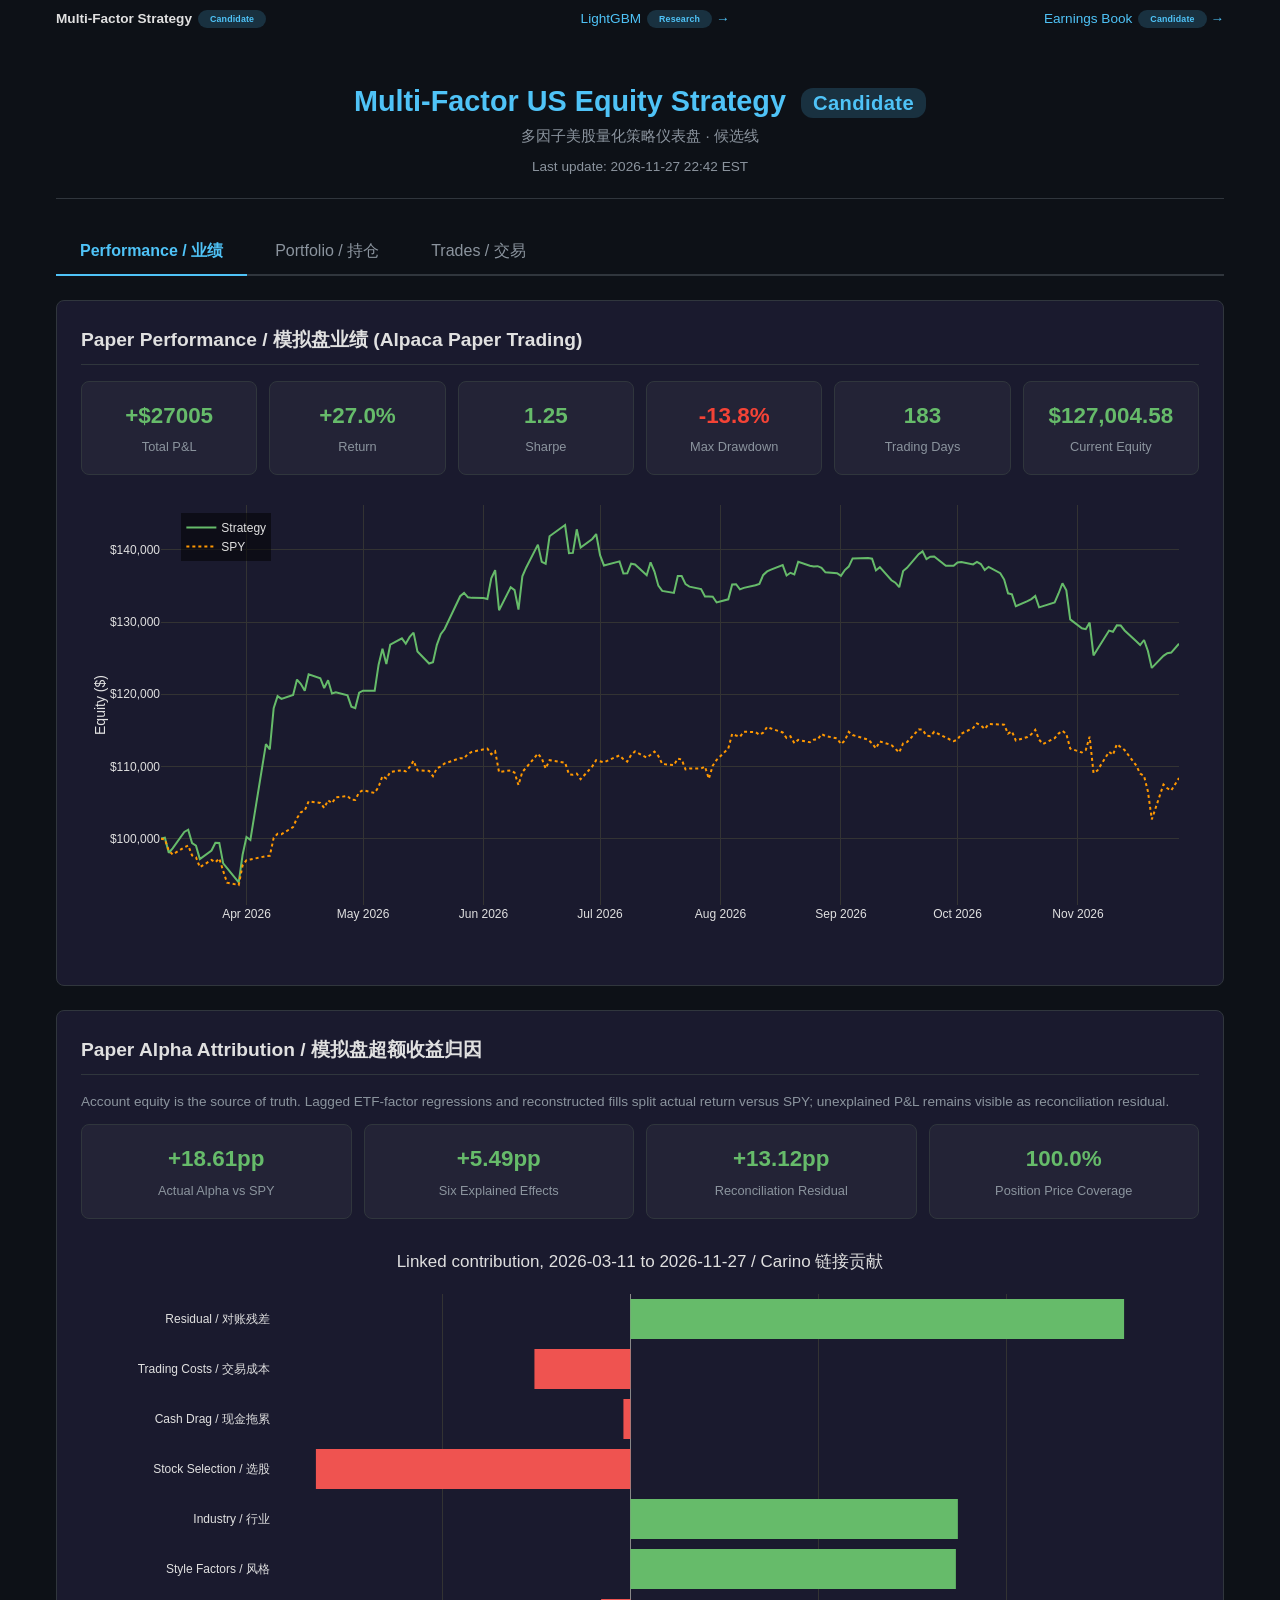
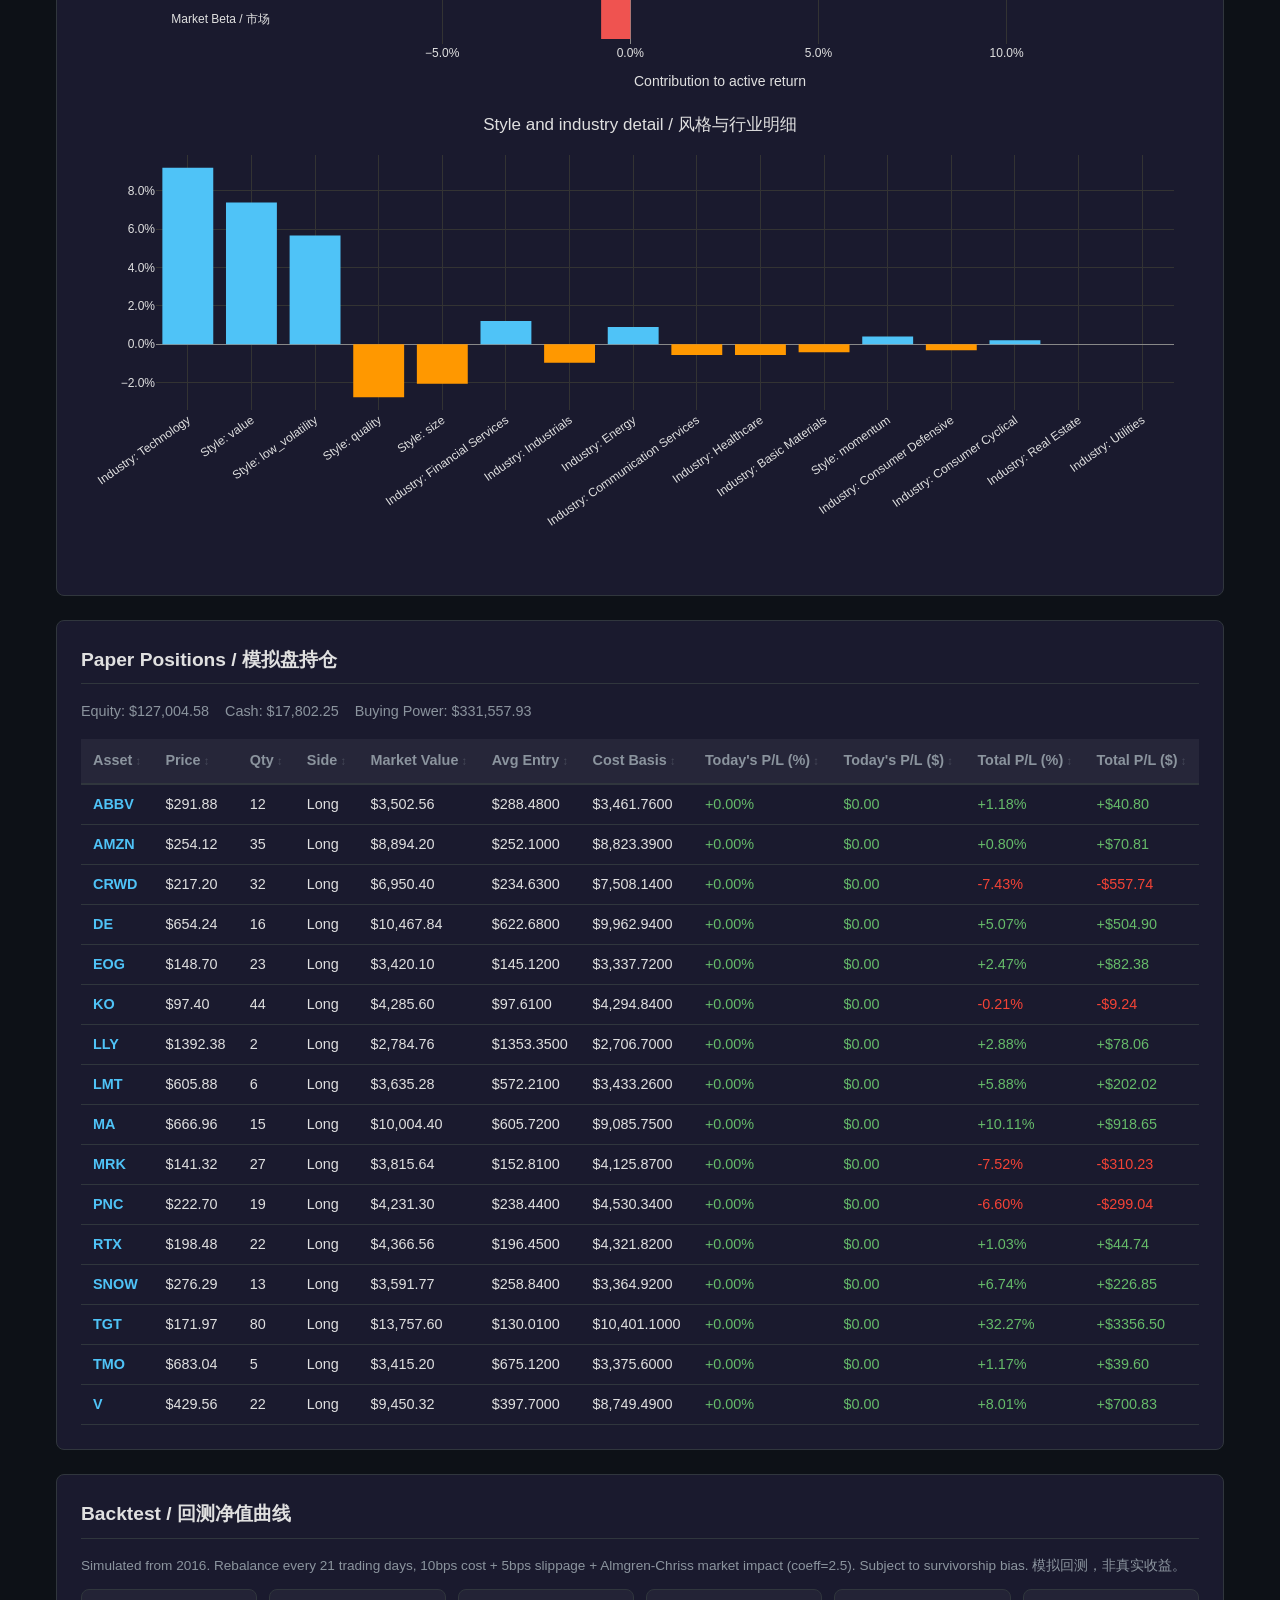
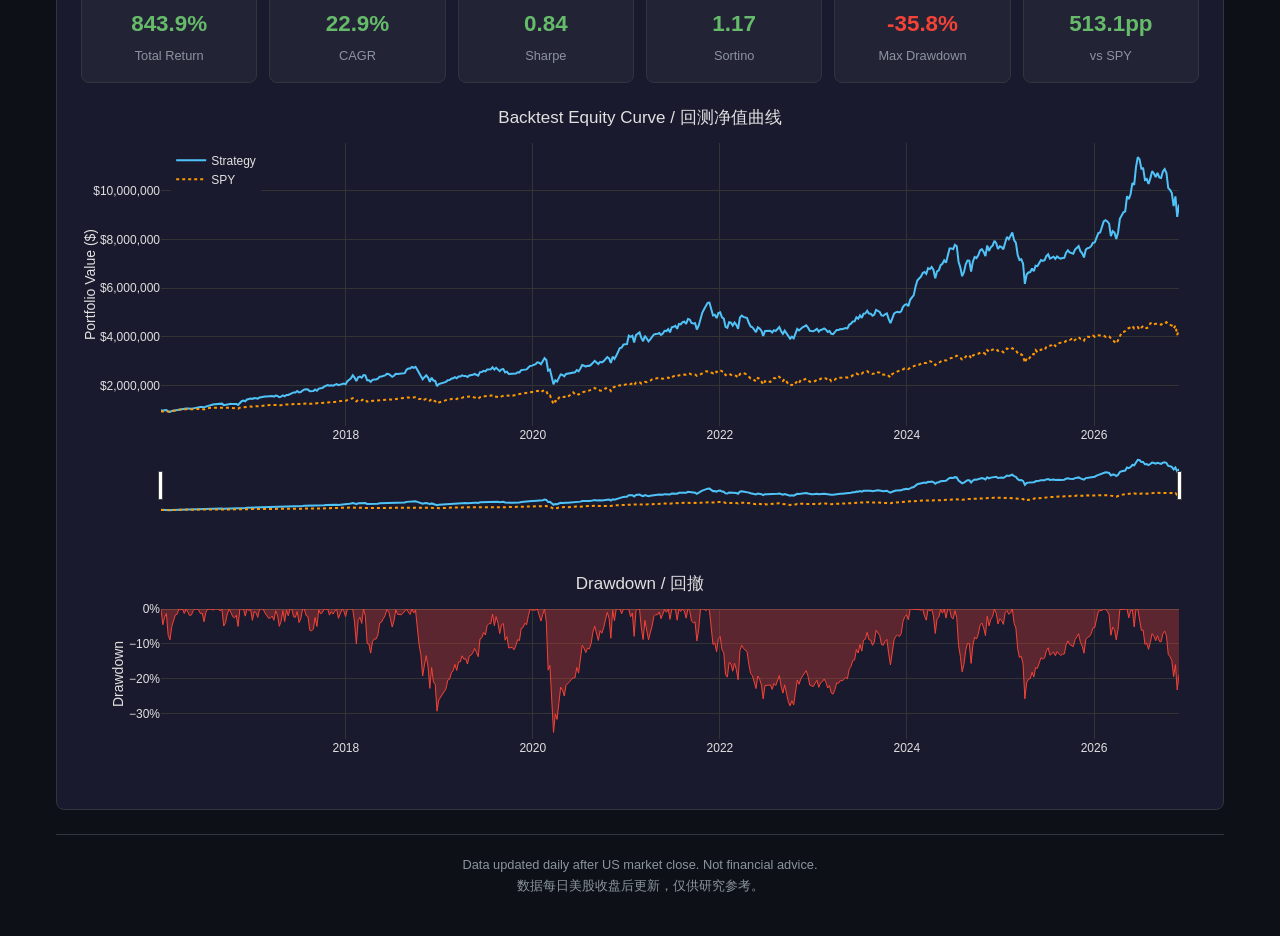
<file: index.html>
<!DOCTYPE html>
<html lang="zh-CN">
<head>
  <meta charset="UTF-8">
  <meta name="viewport" content="width=device-width, initial-scale=1.0">
  <title>Multi-Factor Quant Dashboard</title>
  <script src="https://cdn.plot.ly/plotly-2.27.0.min.js"></script>
  <link rel="stylesheet" href="style.css">
</head>
<body>
  <nav class="strategy-nav">
    <span class="strategy-nav-current">Multi-Factor Strategy <span class="badge badge-role">Candidate</span></span>
    <a href="lgbm/">LightGBM <span class="badge badge-role">Research</span> &rarr;</a>
    <a href="earnings/">Earnings Book <span class="badge badge-role">Candidate</span> &rarr;</a>
  </nav>

  <header>
    <h1>Multi-Factor US Equity Strategy <span class="badge badge-role">Candidate</span></h1>
    <p class="subtitle">多因子美股量化策略仪表盘 · 候选线</p>
    <p id="last-update" class="meta"></p>
  </header>

  <!-- Tab Navigation -->
  <nav class="tabs">
    <button class="tab active" data-tab="tab-performance">Performance / 业绩</button>
    <button class="tab" data-tab="tab-portfolio">Portfolio / 持仓</button>
    <button class="tab" data-tab="tab-trades">Trades / 交易</button>
  </nav>

  <main>
    <!-- TAB 1: Performance (Actual + Backtest) -->
    <div id="tab-performance" class="tab-content active">
      <section id="actual-performance" style="display:none">
        <h2>Paper Performance / 模拟盘业绩 (Alpaca Paper Trading)</h2>
        <div id="actual-metrics" class="cards"></div>
        <div id="actual-chart" class="chart"></div>
      </section>

      <section id="attribution-section" style="display:none">
        <h2>Paper Alpha Attribution / 模拟盘超额收益归因</h2>
        <p class="meta" style="margin-bottom:12px">Account equity is the source of truth. Lagged ETF-factor regressions and reconstructed fills split actual return versus SPY; unexplained P&amp;L remains visible as reconciliation residual.</p>
        <div id="attribution-metrics" class="cards"></div>
        <div id="attribution-chart" class="chart"></div>
        <div id="attribution-detail-chart" class="chart"></div>
      </section>

      <section id="live-positions-section" style="display:none">
        <h2>Paper Positions / 模拟盘持仓</h2>
        <div id="live-account-info" class="info-bar"></div>
        <div class="table-wrap">
          <table id="live-positions-table">
            <thead>
              <tr>
                <th>Asset</th><th>Price</th><th>Qty</th><th>Side</th>
                <th>Market Value</th><th>Avg Entry</th><th>Cost Basis</th>
                <th>Today's P/L (%)</th><th>Today's P/L ($)</th><th>Total P/L (%)</th><th>Total P/L ($)</th>
              </tr>
            </thead>
            <tbody></tbody>
          </table>
        </div>
      </section>

      <section id="performance">
        <h2>Backtest / 回测净值曲线</h2>
        <p class="meta" style="margin-bottom:12px">Simulated from 2016. Rebalance every 21 trading days, 10bps cost + 5bps slippage + Almgren-Chriss market impact (coeff=2.5). Subject to survivorship bias. 模拟回测，非真实收益。</p>
        <div id="metrics-cards" class="cards"></div>
        <div id="equity-chart" class="chart"></div>
        <div id="drawdown-chart" class="chart chart-small"></div>
      </section>
    </div>

    <!-- TAB 2: Portfolio (Holdings + Factors) -->
    <div id="tab-portfolio" class="tab-content">
      <section id="portfolio">
        <h2>Current Holdings / 当前持仓推荐</h2>
        <div class="info-bar">
          <span id="regime-badge" class="badge"></span>
          <span id="invested-pct" class="stat"></span>
          <span id="cash-pct" class="stat"></span>
        </div>
        <div class="table-wrap">
          <table id="portfolio-table">
            <thead>
              <tr>
                <th>Symbol</th>
                <th>Weight</th>
                <th>Target $</th>
                <th>Shares</th>
                <th>Price</th>
                <th>Alpha Score</th>
              </tr>
            </thead>
            <tbody></tbody>
          </table>
        </div>
      </section>

      <section id="factors">
        <h2>Factor Scores / 因子分数明细</h2>
        <div id="factor-heatmap" class="chart"></div>
      </section>
    </div>

    <!-- TAB 3: Trades -->
    <div id="tab-trades" class="tab-content">
      <section id="trades">
        <h2>Trade History / 交易记录</h2>
        <p class="meta" style="margin-bottom:12px">Most recent first / 最新交易在上方</p>
        <div id="trade-list"></div>
      </section>
    </div>
  </main>

  <footer>
    <p>Data updated daily after US market close. Not financial advice.<br>
    数据每日美股收盘后更新，仅供研究参考。</p>
  </footer>

  <script>
    const FACTOR_LABELS = {
      momentum: '动量 Momentum',
      high_proximity: '52周新高 High Prox.',
      short_term_reversal: '短期反转 Reversal',
      vol_contraction: '波动收缩 Vol Contr.',
      trend_persistence: '趋势持续 Trend Persist.',
    };

    function symLink(symbol) {
      return `<a href="https://finance.yahoo.com/quote/${symbol}" target="_blank" rel="noopener">${symbol}</a>`;
    }

    const REGIME_LABELS = {
      low_vol: { text: 'Low Vol / 低波动', cls: 'badge-green' },
      normal: { text: 'Normal / 正常', cls: 'badge-yellow' },
      high_vol: { text: 'High Vol / 高波动', cls: 'badge-red' },
    };

    // Tab switching
    document.querySelectorAll('.tab').forEach(btn => {
      btn.addEventListener('click', () => {
        document.querySelectorAll('.tab').forEach(b => b.classList.remove('active'));
        document.querySelectorAll('.tab-content').forEach(c => c.classList.remove('active'));
        btn.classList.add('active');
        document.getElementById(btn.dataset.tab).classList.add('active');
        // Trigger Plotly resize for charts that were hidden
        window.dispatchEvent(new Event('resize'));
      });
    });

    Promise.all([
      fetch('data/portfolio.json').then(r => r.json()),
      fetch('data/backtest.json').then(r => r.json()),
      fetch('data/factors.json').then(r => r.json()),
      fetch('data/trades.json').then(r => r.json()),
      fetch('data/attribution.json').then(r => r.ok ? r.json() : null).catch(() => null),
    ]).then(([portfolio, backtest, factors, trades, attribution]) => {
      renderPortfolio(portfolio);
      renderFactors(factors);
      renderActualPerformance(trades);
      renderAttribution(attribution);
      renderLivePositions(trades);
      renderPerformance(backtest);
      renderTrades(trades);
    }).catch(err => {
      document.querySelector('main').innerHTML =
        `<p class="error">Failed to load data. Run <code>python generate_site.py</code> first.<br>${err}</p>`;
    });

    function renderActualPerformance(data) {
      if (!data.portfolio_history || !data.portfolio_history.length) return;

      const section = document.getElementById('actual-performance');
      section.style.display = 'block';

      const hist = data.portfolio_history.filter(d => d.equity != null);
      if (hist.length < 2) return;

      // Legacy fallback: site_common already aligns post-close equity onto the
      // matching session; avoid overwriting an older close when equity_aligned is set.
      if (!data.equity_aligned && data.account && data.account.equity != null) {
        hist[hist.length - 1].equity = data.account.equity;
      }

      const startEquity = hist[0].equity;
      const endEquity = hist[hist.length - 1].equity;
      const totalReturn = (endEquity / startEquity - 1) * 100;
      const totalPL = endEquity - startEquity;
      const days = hist.length;

      const dailyReturns = [];
      for (let i = 1; i < hist.length; i++) {
        if (hist[i].equity != null && hist[i-1].equity != null && hist[i-1].equity !== 0) {
          dailyReturns.push(hist[i].equity / hist[i-1].equity - 1);
        }
      }
      const avgRet = dailyReturns.reduce((a,b) => a+b, 0) / dailyReturns.length;
      const stdRet = Math.sqrt(dailyReturns.reduce((a,b) => a + (b-avgRet)**2, 0) / dailyReturns.length);
      const annualRf = data.annual_risk_free_rate ?? 0;
      const dailyRf = Math.pow(1 + annualRf, 1 / 252) - 1;
      const sharpe = stdRet > 0 ? ((avgRet - dailyRf) / stdRet * Math.sqrt(252)).toFixed(2) : 'N/A';

      let peak = 0, maxDD = 0;
      hist.forEach(d => {
        if (d.equity > peak) peak = d.equity;
        const dd = (d.equity - peak) / peak;
        if (dd < maxDD) maxDD = dd;
      });

      const cards = document.getElementById('actual-metrics');
      [
        { label: 'Total P&L', value: `${totalPL >= 0 ? '+' : ''}$${totalPL.toFixed(0)}` },
        { label: 'Return', value: `${totalReturn >= 0 ? '+' : ''}${totalReturn.toFixed(1)}%` },
        { label: 'Sharpe', value: sharpe },
        { label: 'Max Drawdown', value: `${(maxDD * 100).toFixed(1)}%` },
        { label: 'Trading Days', value: days },
        { label: 'Current Equity', value: `$${endEquity.toLocaleString()}` },
      ].forEach(it => {
        const isNeg = String(it.value).startsWith('-');
        cards.innerHTML += `<div class="card">
          <div class="card-value ${isNeg ? 'negative' : 'positive'}">${it.value}</div>
          <div class="card-label">${it.label}</div>
        </div>`;
      });

      const traces = [{
        x: hist.map(d => d.date), y: hist.map(d => d.equity),
        name: 'Strategy', line: { color: '#66bb6a', width: 2 },
      }];
      if (data.spy_history && data.spy_history.length) {
        const scale = startEquity / data.spy_history[0].equity;
        traces.push({
          x: data.spy_history.map(d => d.date), y: data.spy_history.map(d => d.equity * scale),
          name: 'SPY', line: { color: '#ff9800', width: 2, dash: 'dot' },
        });
      }
      Plotly.newPlot('actual-chart', traces, {
        paper_bgcolor: '#1a1a2e', plot_bgcolor: '#1a1a2e',
        font: { color: '#e0e0e0' },
        xaxis: { gridcolor: '#333' },
        yaxis: { title: 'Equity ($)', gridcolor: '#333', tickformat: '$,.0f' },
        margin: { l: 80, r: 20, t: 10, b: 40 },
        legend: { x: 0.02, y: 0.98, bgcolor: 'rgba(0,0,0,0.5)' },
      }, { responsive: true });
    }

    function renderAttribution(data) {
      if (!data || data.status !== 'ok' || !data.summary) return;
      const section = document.getElementById('attribution-section');
      section.style.display = 'block';
      const summary = data.summary;
      const diagnostics = data.diagnostics || {};
      const pct = value => `${value >= 0 ? '+' : ''}${(value * 100).toFixed(2)}pp`;
      const cardItems = [
        { label: 'Actual Alpha vs SPY', value: pct(summary.actual_alpha ?? 0) },
        { label: 'Six Explained Effects', value: pct(summary.explained_alpha ?? 0) },
        { label: 'Reconciliation Residual', value: pct(summary.reconciliation_residual ?? 0) },
        { label: 'Position Price Coverage', value: `${((diagnostics.price_coverage ?? 0) * 100).toFixed(1)}%` },
      ];
      document.getElementById('attribution-metrics').innerHTML = cardItems.map(it => `
        <div class="card">
          <div class="card-value ${String(it.value).startsWith('-') ? 'negative' : 'positive'}">${it.value}</div>
          <div class="card-label">${it.label}</div>
        </div>`).join('');

      const componentLabels = {
        market_beta: 'Market Beta / 市场',
        style: 'Style Factors / 风格',
        industry: 'Industry / 行业',
        stock_selection: 'Stock Selection / 选股',
        cash_drag: 'Cash Drag / 现金拖累',
        trading_costs: 'Trading Costs / 交易成本',
        reconciliation_residual: 'Residual / 对账残差',
      };
      const componentKeys = Object.keys(componentLabels);
      const componentValues = componentKeys.map(key => data.components?.[key] ?? 0);
      Plotly.newPlot('attribution-chart', [{
        type: 'bar', orientation: 'h',
        y: componentKeys.map(key => componentLabels[key]),
        x: componentValues,
        marker: { color: componentValues.map(value => value >= 0 ? '#66bb6a' : '#ef5350') },
        hovertemplate: '%{y}<br>%{x:.2%}<extra></extra>',
      }], {
        title: `Linked contribution, ${summary.period_start} to ${summary.period_end} / Carino 链接贡献`,
        paper_bgcolor: '#1a1a2e', plot_bgcolor: '#1a1a2e',
        font: { color: '#e0e0e0' },
        xaxis: { title: 'Contribution to active return', tickformat: '.1%', gridcolor: '#333', zerolinecolor: '#888' },
        margin: { l: 190, r: 30, t: 55, b: 45 },
        showlegend: false,
      }, { responsive: true });

      const details = [
        ...Object.entries(data.style_breakdown || {}).map(([name, value]) => [`Style: ${name}`, value]),
        ...Object.entries(data.industry_breakdown || {}).map(([name, value]) => [`Industry: ${name}`, value]),
      ].sort((a, b) => Math.abs(b[1]) - Math.abs(a[1]));
      const detailContainer = document.getElementById('attribution-detail-chart');
      if (!details.length) {
        detailContainer.innerHTML = '<p class="meta">Style and industry proxy history is not yet available.</p>';
        return;
      }
      Plotly.newPlot('attribution-detail-chart', [{
        type: 'bar',
        x: details.map(item => item[0]),
        y: details.map(item => item[1]),
        marker: { color: details.map(item => item[1] >= 0 ? '#4fc3f7' : '#ff9800') },
        hovertemplate: '%{x}<br>%{y:.2%}<extra></extra>',
      }], {
        title: 'Style and industry detail / 风格与行业明细',
        paper_bgcolor: '#1a1a2e', plot_bgcolor: '#1a1a2e',
        font: { color: '#e0e0e0' },
        xaxis: { tickangle: -35, gridcolor: '#333' },
        yaxis: { tickformat: '.1%', gridcolor: '#333', zerolinecolor: '#888' },
        margin: { l: 75, r: 25, t: 50, b: 145 },
        showlegend: false,
      }, { responsive: true });
    }

    function renderLivePositions(data) {
      if (!data.positions || !data.positions.length) return;

      const section = document.getElementById('live-positions-section');
      section.style.display = 'block';

      const acct = data.account || {};
      document.getElementById('live-account-info').innerHTML = `
        <span class="stat">Equity: $${(acct.equity ?? 0).toLocaleString()}</span>
        <span class="stat">Cash: $${(acct.cash ?? 0).toLocaleString()}</span>
        <span class="stat">Buying Power: $${(acct.buying_power ?? 0).toLocaleString()}</span>
      `;

      const tbody = document.querySelector('#live-positions-table tbody');
      data.positions.forEach(p => {
        const todayPct = p.today_pl_pct ?? 0;
        const todayPl = p.today_pl ?? 0;
        const totalPct = p.total_pl_pct ?? 0;
        const totalPl = p.total_pl ?? 0;
        const todayClass = todayPl >= 0 ? 'positive' : 'negative';
        const totalClass = totalPl >= 0 ? 'positive' : 'negative';
        tbody.innerHTML += `<tr>
          <td class="symbol">${symLink(p.symbol)}</td>
          <td>$${(p.current_price ?? 0).toFixed(2)}</td>
          <td>${p.qty ?? 0}</td>
          <td>${(p.side || 'long').charAt(0).toUpperCase() + (p.side || 'long').slice(1)}</td>
          <td>$${(p.market_value ?? 0).toLocaleString(undefined, {minimumFractionDigits:2, maximumFractionDigits:2})}</td>
          <td>$${(p.avg_entry_price ?? 0).toFixed(4)}</td>
          <td>$${(p.cost_basis ?? 0).toLocaleString(undefined, {minimumFractionDigits:4, maximumFractionDigits:4})}</td>
          <td class="${todayClass}">${todayPct >= 0 ? '+' : ''}${todayPct.toFixed(2)}%</td>
          <td class="${todayClass}">${todayPl >= 0 ? '' : '-'}$${Math.abs(todayPl).toFixed(2)}</td>
          <td class="${totalClass}">${totalPct >= 0 ? '+' : ''}${totalPct.toFixed(2)}%</td>
          <td class="${totalClass}">${totalPl >= 0 ? '+' : '-'}$${Math.abs(totalPl).toFixed(2)}</td>
        </tr>`;
      });
    }

    function renderPortfolio(data) {
      document.getElementById('last-update').textContent = `Last update: ${data.updated_at}`;

      const r = REGIME_LABELS[data.regime] || REGIME_LABELS.normal;
      const badge = document.getElementById('regime-badge');
      badge.textContent = r.text;
      badge.className = `badge ${r.cls}`;

      document.getElementById('invested-pct').textContent = `Invested: ${data.total_invested_pct}%`;
      document.getElementById('cash-pct').textContent = `Cash: ${data.cash_pct}%`;

      const tbody = document.querySelector('#portfolio-table tbody');
      data.positions.forEach(p => {
        const hasScore = p.score != null;
        const scoreColor = hasScore && p.score > 0 ? 'positive' : 'negative';
        const scoreText = hasScore ? `${p.score > 0 ? '+' : ''}${p.score.toFixed(4)}` : '—';
        tbody.innerHTML += `<tr>
          <td class="symbol">${symLink(p.symbol)}</td>
          <td>${p.weight_pct.toFixed(1)}%</td>
          <td>$${p.dollars.toLocaleString()}</td>
          <td>${p.shares}</td>
          <td>$${p.price.toFixed(2)}</td>
          <td class="${scoreColor}">${scoreText}</td>
        </tr>`;
      });
    }

    function renderPerformance(data) {
      const m = data.metrics;
      const cards = document.getElementById('metrics-cards');
      const metric = (name, scale=1, suffix='', digits=2) =>
        m[name] == null ? 'N/A' : (m[name] * scale).toFixed(digits) + suffix;
      [
        { label: 'Total Return', value: metric('Total Return', 100, '%', 1) },
        { label: 'CAGR', value: metric('CAGR', 100, '%', 1) },
        { label: 'Sharpe', value: metric('Sharpe Ratio') },
        { label: 'Sortino', value: metric('Sortino Ratio') },
        { label: 'Max Drawdown', value: metric('Max Drawdown', 100, '%', 1) },
        { label: 'vs SPY', value: (m['Total Return'] == null || m['Benchmark Return'] == null) ? 'N/A' : ((m['Total Return'] - m['Benchmark Return']) * 100).toFixed(1) + 'pp' },
      ].forEach(it => {
        const isNeg = it.value.startsWith('-');
        cards.innerHTML += `<div class="card">
          <div class="card-value ${isNeg ? 'negative' : 'positive'}">${it.value}</div>
          <div class="card-label">${it.label}</div>
        </div>`;
      });

      Plotly.newPlot('equity-chart', [
        { x: data.dates, y: data.equity, name: 'Strategy', line: { color: '#4fc3f7', width: 2 } },
        { x: data.dates, y: data.benchmark, name: 'SPY', line: { color: '#ff9800', width: 2, dash: 'dot' } },
      ], {
        title: 'Backtest Equity Curve / 回测净值曲线',
        paper_bgcolor: '#1a1a2e', plot_bgcolor: '#1a1a2e',
        font: { color: '#e0e0e0' },
        xaxis: { rangeslider: { visible: true }, gridcolor: '#333' },
        yaxis: { title: 'Portfolio Value ($)', gridcolor: '#333', tickformat: '$,.0f' },
        legend: { x: 0.01, y: 0.99 },
        margin: { l: 80, r: 20, t: 40, b: 40 },
      }, { responsive: true });

      Plotly.newPlot('drawdown-chart', [
        { x: data.dates, y: data.drawdown, fill: 'tozeroy', fillcolor: 'rgba(244,67,54,0.3)',
          line: { color: '#f44336', width: 1 }, name: 'Drawdown' },
      ], {
        title: 'Drawdown / 回撤',
        paper_bgcolor: '#1a1a2e', plot_bgcolor: '#1a1a2e',
        font: { color: '#e0e0e0' },
        xaxis: { gridcolor: '#333' },
        yaxis: { title: 'Drawdown', gridcolor: '#333', tickformat: '.0%' },
        margin: { l: 80, r: 20, t: 40, b: 30 },
        showlegend: false,
      }, { responsive: true });
    }

    function renderFactors(data) {
      if (!data.factors.length) {
        document.getElementById('factor-heatmap').innerHTML = '<p>No factor data available.</p>';
        return;
      }

      const stocks = Object.keys(data.stocks);
      const factors = data.factors;
      const z = stocks.map(s => factors.map(f => data.stocks[s]?.[f] ?? 0));

      Plotly.newPlot('factor-heatmap', [{
        type: 'heatmap', z: z,
        x: factors.map(f => FACTOR_LABELS[f] || f), y: stocks,
        colorscale: [[0,'#c62828'],[0.25,'#ef5350'],[0.5,'#333'],[0.75,'#66bb6a'],[1,'#2e7d32']],
        zmid: 0,
        colorbar: { title: 'Z-Score', tickfont: { color: '#e0e0e0' } },
        hovertemplate: '%{y} | %{x}<br>Score: %{z:.3f}<extra></extra>',
      }], {
        paper_bgcolor: '#1a1a2e', plot_bgcolor: '#1a1a2e',
        font: { color: '#e0e0e0' },
        margin: { l: 60, r: 20, t: 10, b: 100 },
        xaxis: { tickangle: -30 },
      }, { responsive: true });
    }

    function renderTrades(data) {
      const container = document.getElementById('trade-list');

      if (!data.rebalances || !data.rebalances.length) {
        container.innerHTML = '<p class="empty">No trade history yet.</p>';
        return;
      }

      // Data from Alpaca is already sorted newest-first; local logs are oldest-first
      // Ensure newest first by sorting on date descending
      const sorted = [...data.rebalances].sort((a, b) => b.date.localeCompare(a.date));

      sorted.forEach((reb, i) => {
        const section = document.createElement('details');
        section.className = 'trade-group';
        if (i === 0) section.setAttribute('open', '');

        const buys = reb.trades.filter(t => t.side === 'buy');
        const sells = reb.trades.filter(t => t.side === 'sell');
        const summary = `${reb.date} — ${sells.length} sells, ${buys.length} buys`;

        section.innerHTML = `<summary>${summary}</summary>
          <table class="trade-table">
            <thead><tr><th>Side</th><th>Symbol</th><th>Qty</th><th>Price</th><th>Slippage</th></tr></thead>
            <tbody>
              ${reb.trades.map(t => `<tr class="${t.side}">
                <td>${t.side.toUpperCase()}</td>
                <td class="symbol">${symLink(t.symbol)}</td>
                <td>${t.quantity}</td>
                <td>$${(t.price || 0).toFixed(2)}</td>
                <td>${(t.slippage_bps || 0).toFixed(1)} bps</td>
              </tr>`).join('')}
            </tbody>
          </table>`;
        container.appendChild(section);
      });
    }
    // ---- Sortable tables ----
    function makeSortable(table) {
      const headers = table.querySelectorAll('th');
      headers.forEach((th, colIdx) => {
        th.style.cursor = 'pointer';
        th.title = 'Click to sort';
        th.addEventListener('click', () => {
          const tbody = table.querySelector('tbody');
          const rows = Array.from(tbody.querySelectorAll('tr'));
          const asc = th.dataset.sortDir !== 'asc';
          // Reset all headers
          headers.forEach(h => { h.dataset.sortDir = ''; h.classList.remove('sort-asc','sort-desc'); });
          th.dataset.sortDir = asc ? 'asc' : 'desc';
          th.classList.add(asc ? 'sort-asc' : 'sort-desc');

          rows.sort((a, b) => {
            let av = a.cells[colIdx]?.textContent.trim() || '';
            let bv = b.cells[colIdx]?.textContent.trim() || '';
            // Parse numeric: strip $, %, +, commas, bps
            const toNum = s => parseFloat(s.replace(/[$,%+bps\s,]/g, '')) || 0;
            const an = toNum(av), bn = toNum(bv);
            if (!isNaN(an) && !isNaN(bn) && av.match(/[\d.$%+-]/)) {
              return asc ? an - bn : bn - an;
            }
            return asc ? av.localeCompare(bv) : bv.localeCompare(av);
          });
          rows.forEach(r => tbody.appendChild(r));
        });
      });
    }

    // Apply to all tables after render
    setTimeout(() => {
      document.querySelectorAll('table').forEach(makeSortable);
    }, 2000);
  </script>
</body>
</html>
</file>
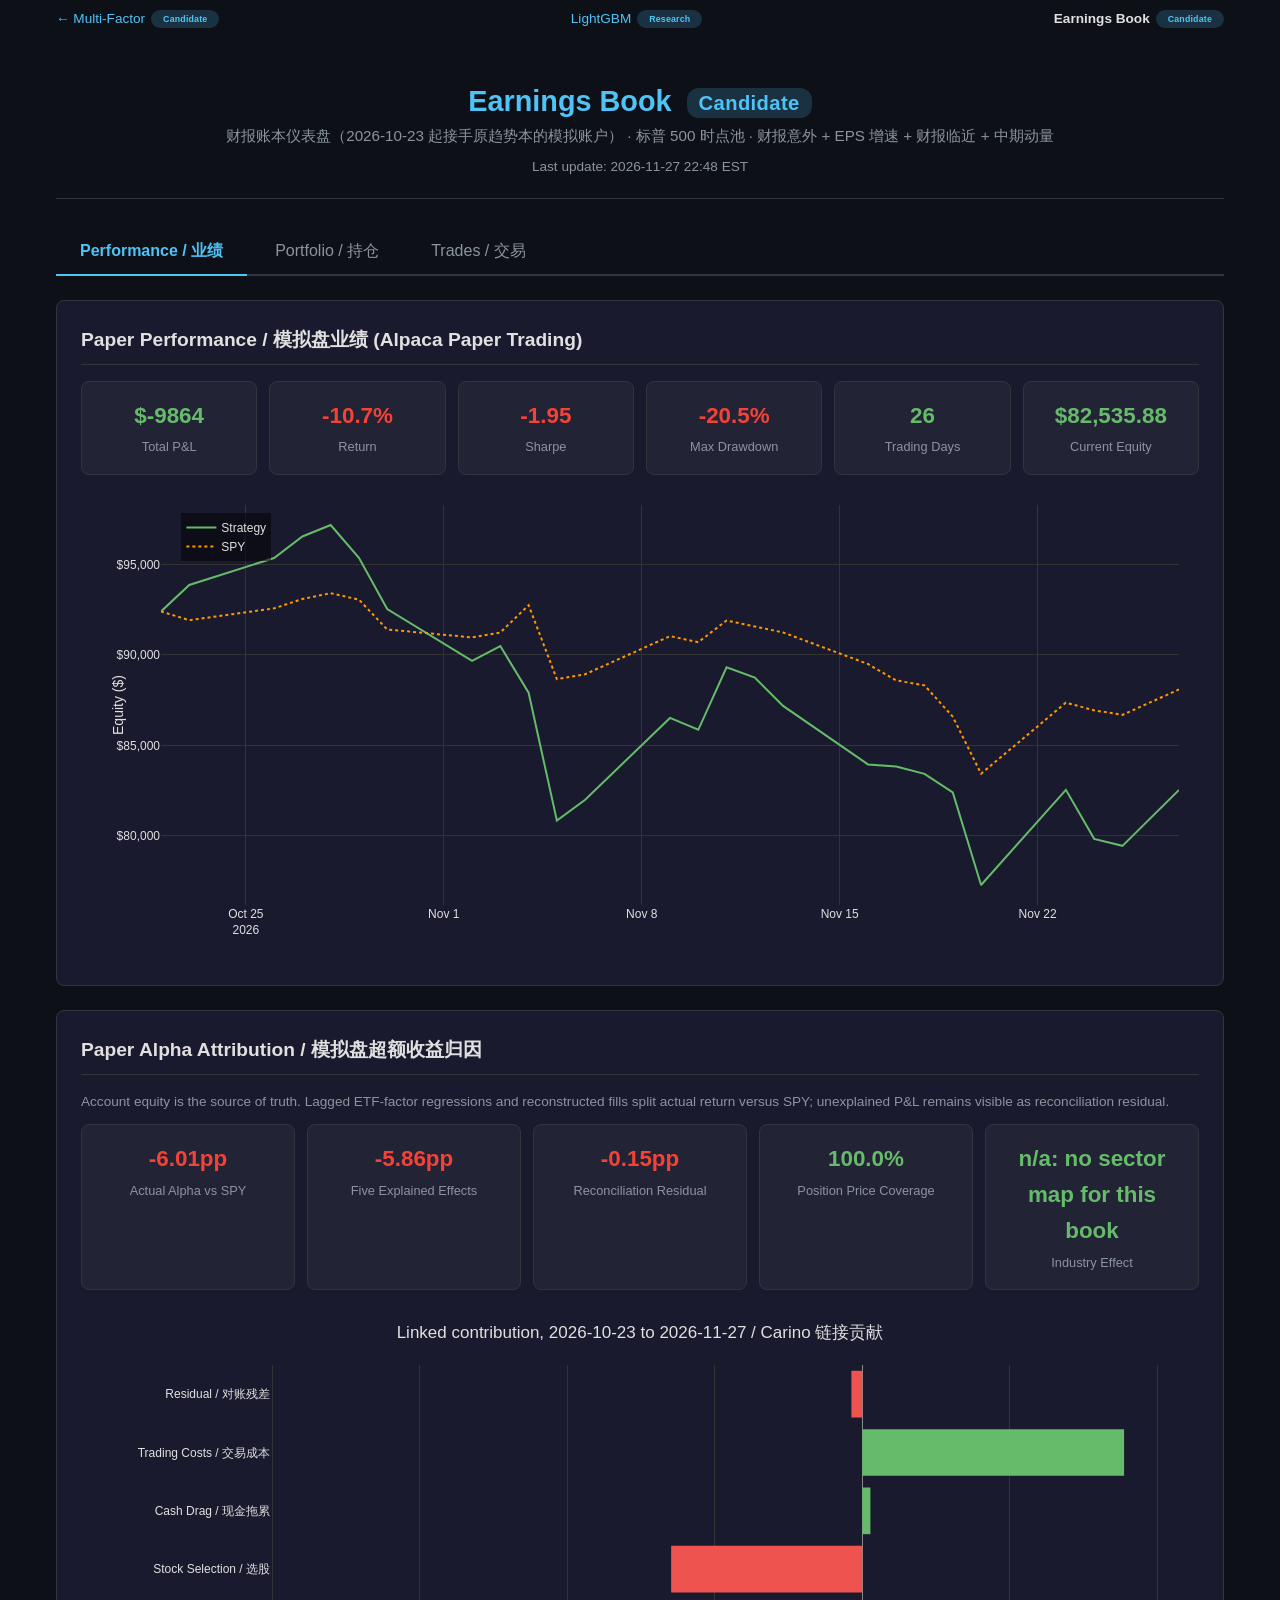
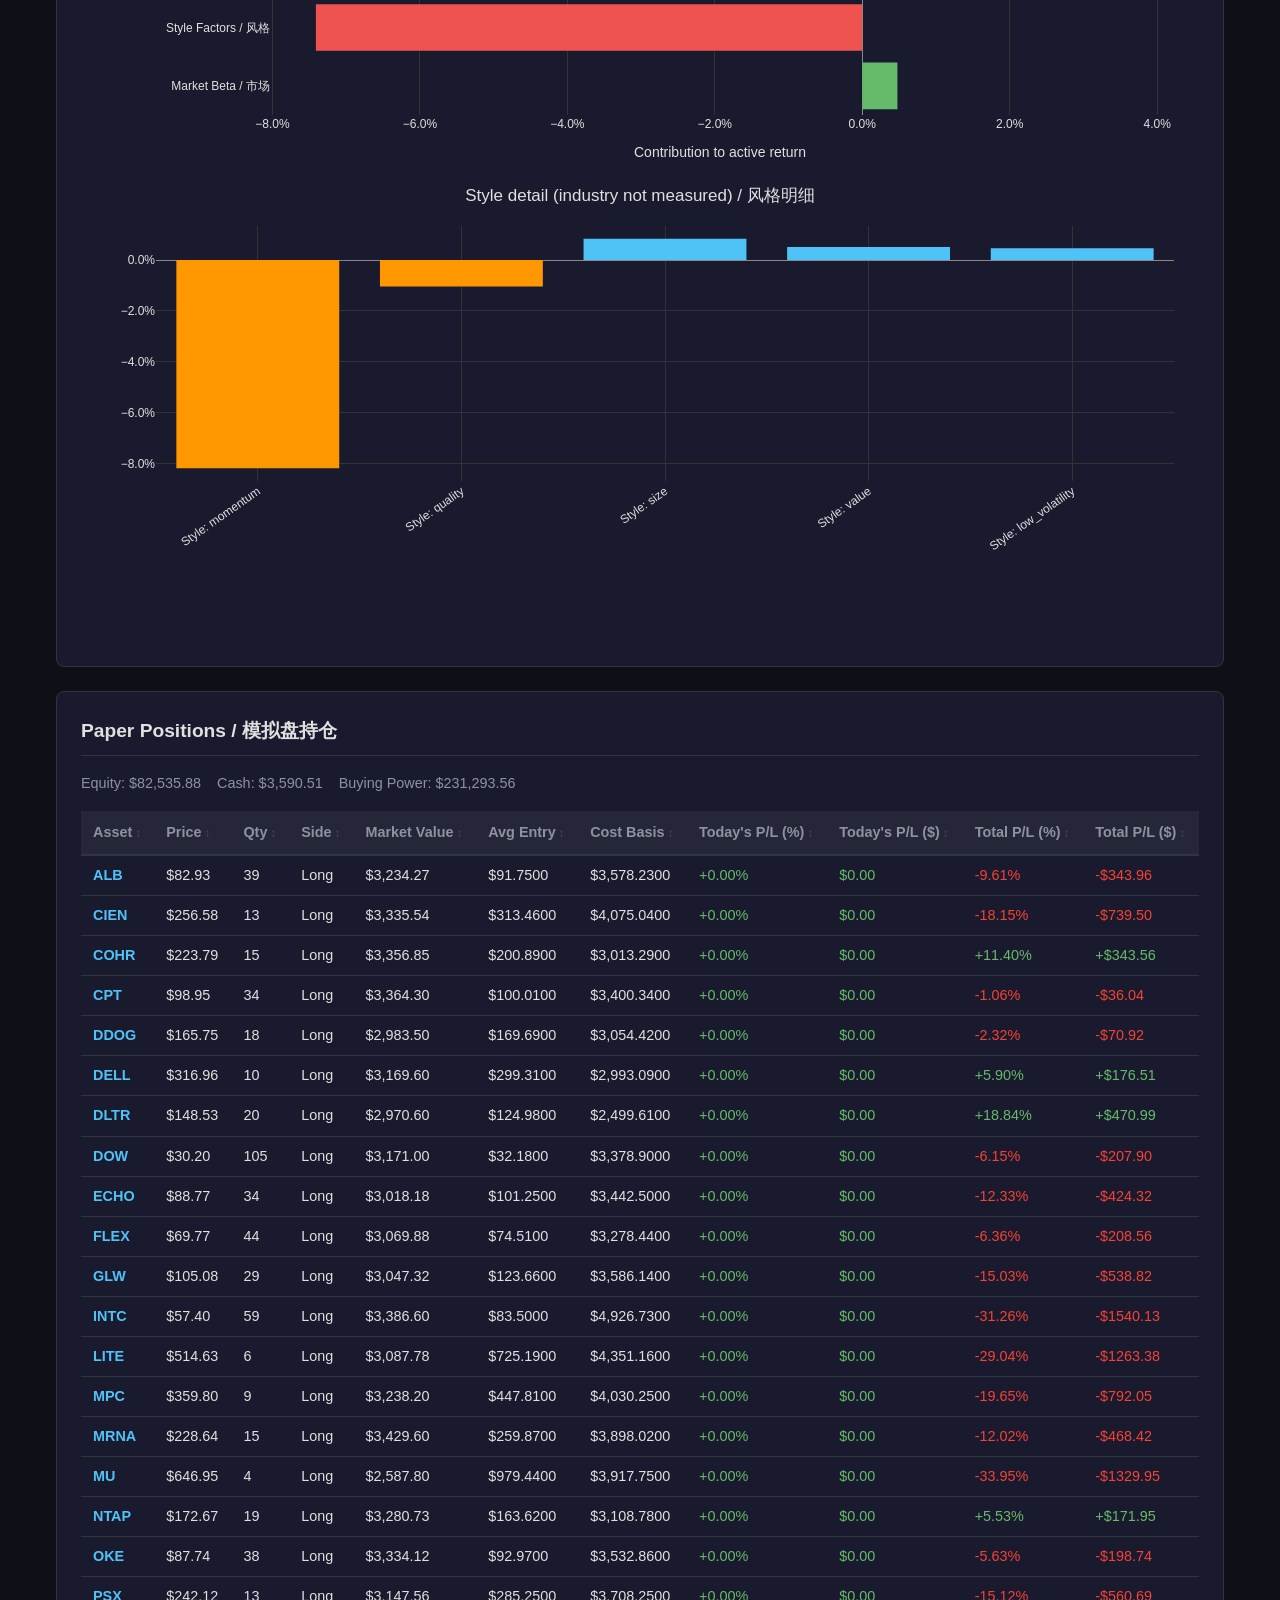
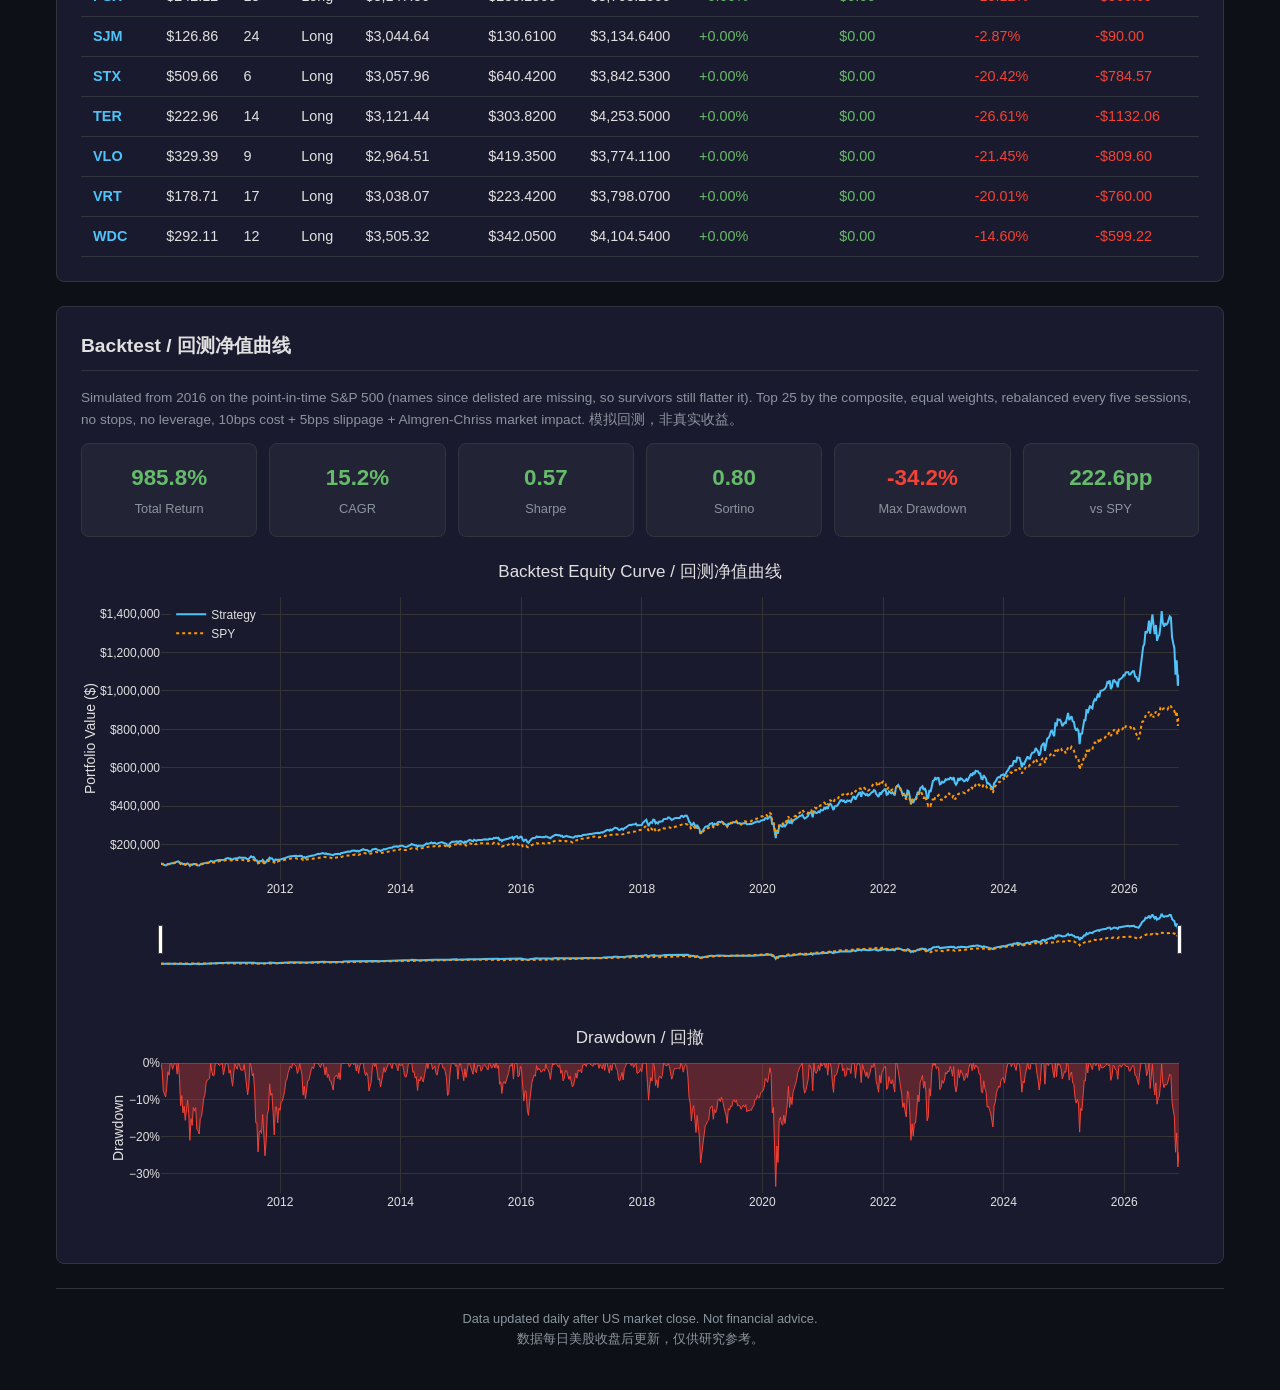
<file: earnings/index.html>
<!DOCTYPE html>
<html lang="zh-CN">
<head>
  <meta charset="UTF-8">
  <meta name="viewport" content="width=device-width, initial-scale=1.0">
  <title>Earnings Book Dashboard</title>
  <script src="https://cdn.plot.ly/plotly-2.27.0.min.js"></script>
  <link rel="stylesheet" href="../style.css">
</head>
<body>
  <nav class="strategy-nav">
    <a href="../">&larr; Multi-Factor <span class="badge badge-role">Candidate</span></a>
    <a href="../lgbm/">LightGBM <span class="badge badge-role">Research</span></a>
    <span class="strategy-nav-current">Earnings Book <span class="badge badge-role">Candidate</span></span>
  </nav>

  <header>
    <h1>Earnings Book <span class="badge badge-role">Candidate</span></h1>
    <p class="subtitle">财报账本仪表盘（2026-10-23 起接手原趋势本的模拟账户） · 标普 500 时点池 · 财报意外 + EPS 增速 + 财报临近 + 中期动量</p>
    <p id="last-update" class="meta"></p>
  </header>

  <!-- Tab Navigation -->
  <nav class="tabs">
    <button class="tab active" data-tab="tab-performance">Performance / 业绩</button>
    <button class="tab" data-tab="tab-portfolio">Portfolio / 持仓</button>
    <button class="tab" data-tab="tab-trades">Trades / 交易</button>
  </nav>

  <main>
    <!-- TAB 1: Performance (Actual + Backtest) -->
    <div id="tab-performance" class="tab-content active">
      <section id="actual-performance" style="display:none">
        <h2>Paper Performance / 模拟盘业绩 (Alpaca Paper Trading)</h2>
        <div id="actual-metrics" class="cards"></div>
        <div id="actual-chart" class="chart"></div>
      </section>

      <section id="attribution-section" style="display:none">
        <h2>Paper Alpha Attribution / 模拟盘超额收益归因</h2>
        <p class="meta" style="margin-bottom:12px">Account equity is the source of truth. Lagged ETF-factor regressions and reconstructed fills split actual return versus SPY; unexplained P&amp;L remains visible as reconciliation residual.</p>
        <div id="attribution-metrics" class="cards"></div>
        <div id="attribution-chart" class="chart"></div>
        <div id="attribution-detail-chart" class="chart"></div>
      </section>

      <section id="live-positions-section" style="display:none">
        <h2>Paper Positions / 模拟盘持仓</h2>
        <div id="live-account-info" class="info-bar"></div>
        <div class="table-wrap">
          <table id="live-positions-table">
            <thead>
              <tr>
                <th>Asset</th><th>Price</th><th>Qty</th><th>Side</th>
                <th>Market Value</th><th>Avg Entry</th><th>Cost Basis</th>
                <th>Today's P/L (%)</th><th>Today's P/L ($)</th><th>Total P/L (%)</th><th>Total P/L ($)</th>
              </tr>
            </thead>
            <tbody></tbody>
          </table>
        </div>
      </section>

      <section id="performance">
        <h2>Backtest / 回测净值曲线</h2>
        <p class="meta" style="margin-bottom:12px">Simulated from 2016 on the point-in-time S&amp;P 500 (names since delisted are missing, so survivors still flatter it). Top 25 by the composite, equal weights, rebalanced every five sessions, no stops, no leverage, 10bps cost + 5bps slippage + Almgren-Chriss market impact. 模拟回测，非真实收益。</p>
        <div id="metrics-cards" class="cards"></div>
        <div id="equity-chart" class="chart"></div>
        <div id="drawdown-chart" class="chart chart-small"></div>
      </section>
    </div>

    <!-- TAB 2: Portfolio (Holdings + Factors) -->
    <div id="tab-portfolio" class="tab-content">
      <section id="portfolio">
        <h2>Current Holdings / 当前持仓推荐</h2>
        <div class="info-bar">
          <span id="universe-badge" class="badge badge-green"></span>
          <span id="invested-pct" class="stat"></span>
          <span id="cash-pct" class="stat"></span>
        </div>
        <div class="table-wrap">
          <table id="portfolio-table">
            <thead>
              <tr>
                <th>Symbol</th>
                <th>Weight</th>
                <th>Target $</th>
                <th>Shares</th>
                <th>Price</th>
                <th>Composite Score</th>
              </tr>
            </thead>
            <tbody></tbody>
          </table>
        </div>
      </section>

    </div>

    <!-- TAB 3: Trades -->
    <div id="tab-trades" class="tab-content">
      <section id="trades">
        <h2>Trade History / 交易记录</h2>
        <p class="meta" style="margin-bottom:12px">Most recent first / 最新交易在上方</p>
        <div id="trade-list"></div>
      </section>
    </div>
  </main>

  <footer>
    <p>Data updated daily after US market close. Not financial advice.<br>
    数据每日美股收盘后更新，仅供研究参考。</p>
  </footer>

  <script>
    function symLink(symbol) {
      return `<a href="https://finance.yahoo.com/quote/${symbol}" target="_blank" rel="noopener">${symbol}</a>`;
    }

    // Tab switching
    document.querySelectorAll('.tab').forEach(btn => {
      btn.addEventListener('click', () => {
        document.querySelectorAll('.tab').forEach(b => b.classList.remove('active'));
        document.querySelectorAll('.tab-content').forEach(c => c.classList.remove('active'));
        btn.classList.add('active');
        document.getElementById(btn.dataset.tab).classList.add('active');
        // Trigger Plotly resize for charts that were hidden
        window.dispatchEvent(new Event('resize'));
      });
    });

    Promise.all([
      fetch('data/portfolio.json').then(r => r.json()),
      fetch('data/backtest.json').then(r => r.json()),
      fetch('data/trades.json').then(r => r.json()),
      fetch('data/attribution.json').then(r => r.ok ? r.json() : null).catch(() => null),
    ]).then(([portfolio, backtest, trades, attribution]) => {
      renderPortfolio(portfolio);
      renderActualPerformance(trades);
      renderAttribution(attribution);
      renderLivePositions(trades);
      renderPerformance(backtest);
      renderTrades(trades);
    }).catch(err => {
      document.querySelector('main').innerHTML =
        `<p class="error">Failed to load data. Run <code>python generate_site_earnings.py</code> first.<br>${err}</p>`;
    });

    function renderActualPerformance(data) {
      if (!data.portfolio_history || !data.portfolio_history.length) return;

      const section = document.getElementById('actual-performance');
      section.style.display = 'block';

      const hist = data.portfolio_history.filter(d => d.equity != null);
      if (hist.length < 2) return;

      // Legacy fallback: site_common already aligns post-close equity onto the
      // matching session; avoid overwriting an older close when equity_aligned is set.
      if (!data.equity_aligned && data.account && data.account.equity != null) {
        hist[hist.length - 1].equity = data.account.equity;
      }

      const startEquity = hist[0].equity;
      const endEquity = hist[hist.length - 1].equity;
      const totalReturn = (endEquity / startEquity - 1) * 100;
      const totalPL = endEquity - startEquity;
      const days = hist.length;

      const dailyReturns = [];
      for (let i = 1; i < hist.length; i++) {
        if (hist[i].equity != null && hist[i-1].equity != null && hist[i-1].equity !== 0) {
          dailyReturns.push(hist[i].equity / hist[i-1].equity - 1);
        }
      }
      const avgRet = dailyReturns.reduce((a,b) => a+b, 0) / dailyReturns.length;
      const stdRet = Math.sqrt(dailyReturns.reduce((a,b) => a + (b-avgRet)**2, 0) / dailyReturns.length);
      const annualRf = data.annual_risk_free_rate ?? 0;
      const dailyRf = Math.pow(1 + annualRf, 1 / 252) - 1;
      const sharpe = stdRet > 0 ? ((avgRet - dailyRf) / stdRet * Math.sqrt(252)).toFixed(2) : 'N/A';

      let peak = 0, maxDD = 0;
      hist.forEach(d => {
        if (d.equity > peak) peak = d.equity;
        const dd = (d.equity - peak) / peak;
        if (dd < maxDD) maxDD = dd;
      });

      const cards = document.getElementById('actual-metrics');
      [
        { label: 'Total P&L', value: `${totalPL >= 0 ? '+' : ''}$${totalPL.toFixed(0)}` },
        { label: 'Return', value: `${totalReturn >= 0 ? '+' : ''}${totalReturn.toFixed(1)}%` },
        { label: 'Sharpe', value: sharpe },
        { label: 'Max Drawdown', value: `${(maxDD * 100).toFixed(1)}%` },
        { label: 'Trading Days', value: days },
        { label: 'Current Equity', value: `$${endEquity.toLocaleString()}` },
      ].forEach(it => {
        const isNeg = String(it.value).startsWith('-');
        cards.innerHTML += `<div class="card">
          <div class="card-value ${isNeg ? 'negative' : 'positive'}">${it.value}</div>
          <div class="card-label">${it.label}</div>
        </div>`;
      });

      const traces = [{
        x: hist.map(d => d.date), y: hist.map(d => d.equity),
        name: 'Strategy', line: { color: '#66bb6a', width: 2 },
      }];
      if (data.spy_history && data.spy_history.length) {
        const scale = startEquity / data.spy_history[0].equity;
        traces.push({
          x: data.spy_history.map(d => d.date), y: data.spy_history.map(d => d.equity * scale),
          name: 'SPY', line: { color: '#ff9800', width: 2, dash: 'dot' },
        });
      }
      Plotly.newPlot('actual-chart', traces, {
        paper_bgcolor: '#1a1a2e', plot_bgcolor: '#1a1a2e',
        font: { color: '#e0e0e0' },
        xaxis: { gridcolor: '#333' },
        yaxis: { title: 'Equity ($)', gridcolor: '#333', tickformat: '$,.0f' },
        margin: { l: 80, r: 20, t: 10, b: 40 },
        legend: { x: 0.02, y: 0.98, bgcolor: 'rgba(0,0,0,0.5)' },
      }, { responsive: true });
    }

    function renderAttribution(data) {
      if (!data || data.status !== 'ok' || !data.summary) return;
      const section = document.getElementById('attribution-section');
      section.style.display = 'block';
      const summary = data.summary;
      const diagnostics = data.diagnostics || {};
      const pct = value => `${value >= 0 ? '+' : ''}${(value * 100).toFixed(2)}pp`;
      // A component the attribution did not measure (industry, when the book
      // has no sector classification) is absent from data.components; it is
      // shown as not available, never drawn as a zero bar.
      const industryMeasured = diagnostics.industry_available !== false;
      const cardItems = [
        { label: 'Actual Alpha vs SPY', value: pct(summary.actual_alpha ?? 0) },
        { label: industryMeasured ? 'Six Explained Effects' : 'Five Explained Effects', value: pct(summary.explained_alpha ?? 0) },
        { label: 'Reconciliation Residual', value: pct(summary.reconciliation_residual ?? 0) },
        { label: 'Position Price Coverage', value: `${((diagnostics.price_coverage ?? 0) * 100).toFixed(1)}%` },
      ];
      if (!industryMeasured) {
        cardItems.push({ label: 'Industry Effect', value: 'n/a: no sector map for this book' });
      }
      document.getElementById('attribution-metrics').innerHTML = cardItems.map(it => `
        <div class="card">
          <div class="card-value ${String(it.value).startsWith('-') ? 'negative' : 'positive'}">${it.value}</div>
          <div class="card-label">${it.label}</div>
        </div>`).join('');

      const componentLabels = {
        market_beta: 'Market Beta / 市场',
        style: 'Style Factors / 风格',
        industry: 'Industry / 行业',
        stock_selection: 'Stock Selection / 选股',
        cash_drag: 'Cash Drag / 现金拖累',
        trading_costs: 'Trading Costs / 交易成本',
        reconciliation_residual: 'Residual / 对账残差',
      };
      const componentKeys = Object.keys(componentLabels).filter(key => key in (data.components || {}));
      const componentValues = componentKeys.map(key => data.components?.[key] ?? 0);
      Plotly.newPlot('attribution-chart', [{
        type: 'bar', orientation: 'h',
        y: componentKeys.map(key => componentLabels[key]),
        x: componentValues,
        marker: { color: componentValues.map(value => value >= 0 ? '#66bb6a' : '#ef5350') },
        hovertemplate: '%{y}<br>%{x:.2%}<extra></extra>',
      }], {
        title: `Linked contribution, ${summary.period_start} to ${summary.period_end} / Carino 链接贡献`,
        paper_bgcolor: '#1a1a2e', plot_bgcolor: '#1a1a2e',
        font: { color: '#e0e0e0' },
        xaxis: { title: 'Contribution to active return', tickformat: '.1%', gridcolor: '#333', zerolinecolor: '#888' },
        margin: { l: 190, r: 30, t: 55, b: 45 },
        showlegend: false,
      }, { responsive: true });

      const details = [
        ...Object.entries(data.style_breakdown || {}).map(([name, value]) => [`Style: ${name}`, value]),
        ...Object.entries(data.industry_breakdown || {}).map(([name, value]) => [`Industry: ${name}`, value]),
      ].sort((a, b) => Math.abs(b[1]) - Math.abs(a[1]));
      const detailContainer = document.getElementById('attribution-detail-chart');
      if (!details.length) {
        detailContainer.innerHTML = industryMeasured
          ? '<p class="meta">Style and industry proxy history is not yet available.</p>'
          : '<p class="meta">Style proxy history is not yet available; industry is not measured for this book.</p>';
        return;
      }
      Plotly.newPlot('attribution-detail-chart', [{
        type: 'bar',
        x: details.map(item => item[0]),
        y: details.map(item => item[1]),
        marker: { color: details.map(item => item[1] >= 0 ? '#4fc3f7' : '#ff9800') },
        hovertemplate: '%{x}<br>%{y:.2%}<extra></extra>',
      }], {
        title: industryMeasured ? 'Style and industry detail / 风格与行业明细' : 'Style detail (industry not measured) / 风格明细',
        paper_bgcolor: '#1a1a2e', plot_bgcolor: '#1a1a2e',
        font: { color: '#e0e0e0' },
        xaxis: { tickangle: -35, gridcolor: '#333' },
        yaxis: { tickformat: '.1%', gridcolor: '#333', zerolinecolor: '#888' },
        margin: { l: 75, r: 25, t: 50, b: 145 },
        showlegend: false,
      }, { responsive: true });
    }

    function renderLivePositions(data) {
      if (!data.positions || !data.positions.length) return;

      const section = document.getElementById('live-positions-section');
      section.style.display = 'block';

      const acct = data.account || {};
      document.getElementById('live-account-info').innerHTML = `
        <span class="stat">Equity: $${(acct.equity ?? 0).toLocaleString()}</span>
        <span class="stat">Cash: $${(acct.cash ?? 0).toLocaleString()}</span>
        <span class="stat">Buying Power: $${(acct.buying_power ?? 0).toLocaleString()}</span>
      `;

      const tbody = document.querySelector('#live-positions-table tbody');
      data.positions.forEach(p => {
        const todayPct = p.today_pl_pct ?? 0;
        const todayPl = p.today_pl ?? 0;
        const totalPct = p.total_pl_pct ?? 0;
        const totalPl = p.total_pl ?? 0;
        const todayClass = todayPl >= 0 ? 'positive' : 'negative';
        const totalClass = totalPl >= 0 ? 'positive' : 'negative';
        tbody.innerHTML += `<tr>
          <td class="symbol">${symLink(p.symbol)}</td>
          <td>$${(p.current_price ?? 0).toFixed(2)}</td>
          <td>${p.qty ?? 0}</td>
          <td>${(p.side || 'long').charAt(0).toUpperCase() + (p.side || 'long').slice(1)}</td>
          <td>$${(p.market_value ?? 0).toLocaleString(undefined, {minimumFractionDigits:2, maximumFractionDigits:2})}</td>
          <td>$${(p.avg_entry_price ?? 0).toFixed(4)}</td>
          <td>$${(p.cost_basis ?? 0).toLocaleString(undefined, {minimumFractionDigits:4, maximumFractionDigits:4})}</td>
          <td class="${todayClass}">${todayPct >= 0 ? '+' : ''}${todayPct.toFixed(2)}%</td>
          <td class="${todayClass}">${todayPl >= 0 ? '' : '-'}$${Math.abs(todayPl).toFixed(2)}</td>
          <td class="${totalClass}">${totalPct >= 0 ? '+' : ''}${totalPct.toFixed(2)}%</td>
          <td class="${totalClass}">${totalPl >= 0 ? '+' : '-'}$${Math.abs(totalPl).toFixed(2)}</td>
        </tr>`;
      });
    }

    function renderPortfolio(data) {
      document.getElementById('last-update').textContent = `Last update: ${data.updated_at}`;

      const badge = document.getElementById('universe-badge');
      badge.textContent = `S&P 500 members ranked: ${data.candidates ?? '—'} of ${data.universe_size ?? '—'}`;
      document.getElementById('invested-pct').textContent = `Gross: ${data.gross_pct}%`;
      document.getElementById('cash-pct').textContent = data.cash_pct >= 0 ? `Cash: ${data.cash_pct}%` : `Margin: ${(-data.cash_pct).toFixed(1)}%`;

      const tbody = document.querySelector('#portfolio-table tbody');
      data.positions.forEach(p => {
        const hasScore = p.score != null;
        const scoreColor = hasScore && p.score > 0 ? 'positive' : 'negative';
        const scoreText = hasScore ? `${p.score > 0 ? '+' : ''}${p.score.toFixed(4)}` : '—';
        tbody.innerHTML += `<tr>
          <td class="symbol">${symLink(p.symbol)}</td>
          <td>${p.weight_pct.toFixed(1)}%</td>
          <td>$${p.dollars.toLocaleString()}</td>
          <td>${p.shares}</td>
          <td>$${p.price.toFixed(2)}</td>
          <td class="${scoreColor}">${scoreText}</td>
        </tr>`;
      });
    }

    function renderPerformance(data) {
      const m = data.metrics;
      const cards = document.getElementById('metrics-cards');
      const metric = (name, scale=1, suffix='', digits=2) =>
        m[name] == null ? 'N/A' : (m[name] * scale).toFixed(digits) + suffix;
      [
        { label: 'Total Return', value: metric('Total Return', 100, '%', 1) },
        { label: 'CAGR', value: metric('CAGR', 100, '%', 1) },
        { label: 'Sharpe', value: metric('Sharpe Ratio') },
        { label: 'Sortino', value: metric('Sortino Ratio') },
        { label: 'Max Drawdown', value: metric('Max Drawdown', 100, '%', 1) },
        { label: 'vs SPY', value: (m['Total Return'] == null || m['Benchmark Return'] == null) ? 'N/A' : ((m['Total Return'] - m['Benchmark Return']) * 100).toFixed(1) + 'pp' },
      ].forEach(it => {
        const isNeg = it.value.startsWith('-');
        cards.innerHTML += `<div class="card">
          <div class="card-value ${isNeg ? 'negative' : 'positive'}">${it.value}</div>
          <div class="card-label">${it.label}</div>
        </div>`;
      });

      Plotly.newPlot('equity-chart', [
        { x: data.dates, y: data.equity, name: 'Strategy', line: { color: '#4fc3f7', width: 2 } },
        { x: data.dates, y: data.benchmark, name: 'SPY', line: { color: '#ff9800', width: 2, dash: 'dot' } },
      ], {
        title: 'Backtest Equity Curve / 回测净值曲线',
        paper_bgcolor: '#1a1a2e', plot_bgcolor: '#1a1a2e',
        font: { color: '#e0e0e0' },
        xaxis: { rangeslider: { visible: true }, gridcolor: '#333' },
        yaxis: { title: 'Portfolio Value ($)', gridcolor: '#333', tickformat: '$,.0f' },
        legend: { x: 0.01, y: 0.99 },
        margin: { l: 80, r: 20, t: 40, b: 40 },
      }, { responsive: true });

      Plotly.newPlot('drawdown-chart', [
        { x: data.dates, y: data.drawdown, fill: 'tozeroy', fillcolor: 'rgba(244,67,54,0.3)',
          line: { color: '#f44336', width: 1 }, name: 'Drawdown' },
      ], {
        title: 'Drawdown / 回撤',
        paper_bgcolor: '#1a1a2e', plot_bgcolor: '#1a1a2e',
        font: { color: '#e0e0e0' },
        xaxis: { gridcolor: '#333' },
        yaxis: { title: 'Drawdown', gridcolor: '#333', tickformat: '.0%' },
        margin: { l: 80, r: 20, t: 40, b: 30 },
        showlegend: false,
      }, { responsive: true });
    }


    function renderTrades(data) {
      const container = document.getElementById('trade-list');

      if (!data.rebalances || !data.rebalances.length) {
        container.innerHTML = '<p class="empty">No trade history yet.</p>';
        return;
      }

      // Data from Alpaca is already sorted newest-first; local logs are oldest-first
      // Ensure newest first by sorting on date descending
      const sorted = [...data.rebalances].sort((a, b) => b.date.localeCompare(a.date));

      sorted.forEach((reb, i) => {
        const section = document.createElement('details');
        section.className = 'trade-group';
        if (i === 0) section.setAttribute('open', '');

        const buys = reb.trades.filter(t => t.side === 'buy');
        const sells = reb.trades.filter(t => t.side === 'sell');
        const summary = `${reb.date} — ${sells.length} sells, ${buys.length} buys`;

        section.innerHTML = `<summary>${summary}</summary>
          <table class="trade-table">
            <thead><tr><th>Side</th><th>Symbol</th><th>Qty</th><th>Price</th><th>Slippage</th></tr></thead>
            <tbody>
              ${reb.trades.map(t => `<tr class="${t.side}">
                <td>${t.side.toUpperCase()}</td>
                <td class="symbol">${symLink(t.symbol)}</td>
                <td>${t.quantity}</td>
                <td>$${(t.price || 0).toFixed(2)}</td>
                <td>${(t.slippage_bps || 0).toFixed(1)} bps</td>
              </tr>`).join('')}
            </tbody>
          </table>`;
        container.appendChild(section);
      });
    }
    // ---- Sortable tables ----
    function makeSortable(table) {
      const headers = table.querySelectorAll('th');
      headers.forEach((th, colIdx) => {
        th.style.cursor = 'pointer';
        th.title = 'Click to sort';
        th.addEventListener('click', () => {
          const tbody = table.querySelector('tbody');
          const rows = Array.from(tbody.querySelectorAll('tr'));
          const asc = th.dataset.sortDir !== 'asc';
          // Reset all headers
          headers.forEach(h => { h.dataset.sortDir = ''; h.classList.remove('sort-asc','sort-desc'); });
          th.dataset.sortDir = asc ? 'asc' : 'desc';
          th.classList.add(asc ? 'sort-asc' : 'sort-desc');

          rows.sort((a, b) => {
            let av = a.cells[colIdx]?.textContent.trim() || '';
            let bv = b.cells[colIdx]?.textContent.trim() || '';
            // Parse numeric: strip $, %, +, commas, bps
            const toNum = s => parseFloat(s.replace(/[$,%+bps\s,]/g, '')) || 0;
            const an = toNum(av), bn = toNum(bv);
            if (!isNaN(an) && !isNaN(bn) && av.match(/[\d.$%+-]/)) {
              return asc ? an - bn : bn - an;
            }
            return asc ? av.localeCompare(bv) : bv.localeCompare(av);
          });
          rows.forEach(r => tbody.appendChild(r));
        });
      });
    }

    // Apply to all tables after render
    setTimeout(() => {
      document.querySelectorAll('table').forEach(makeSortable);
    }, 2000);
  </script>
</body>
</html>
</file>
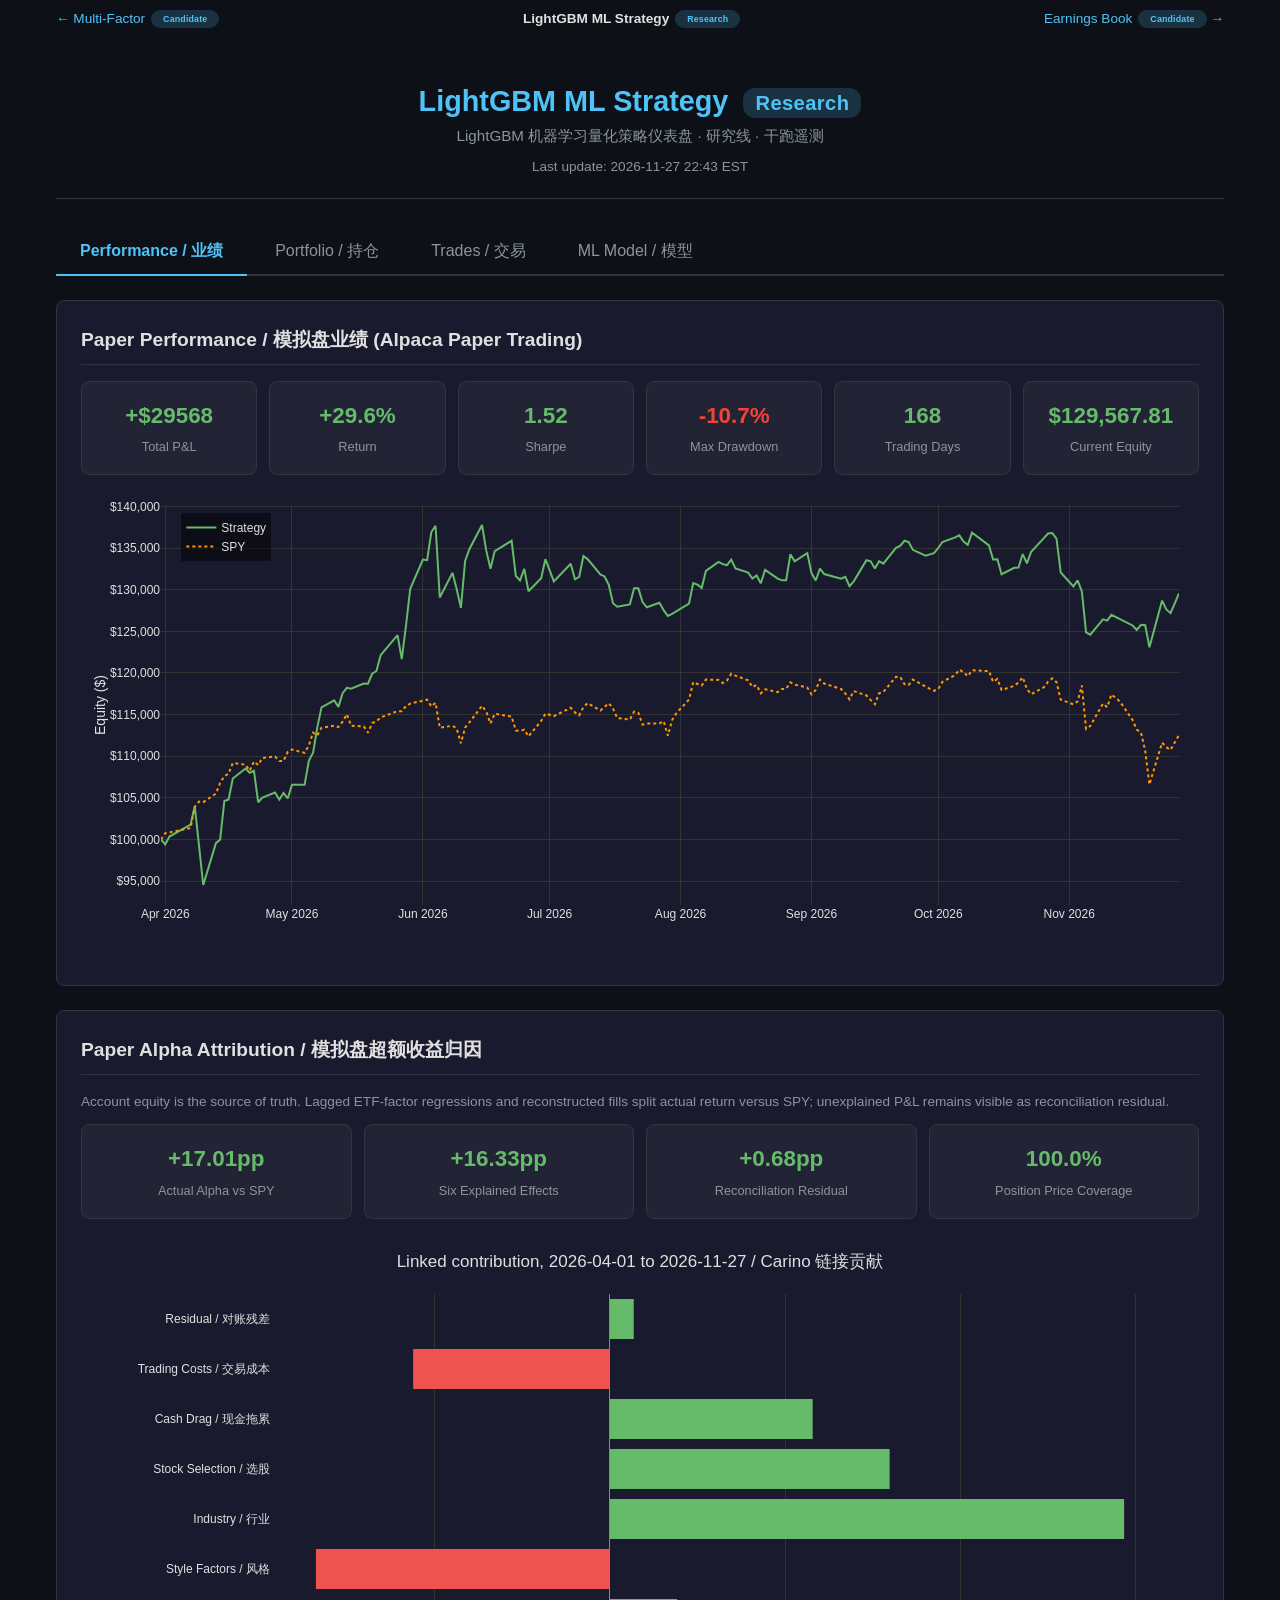
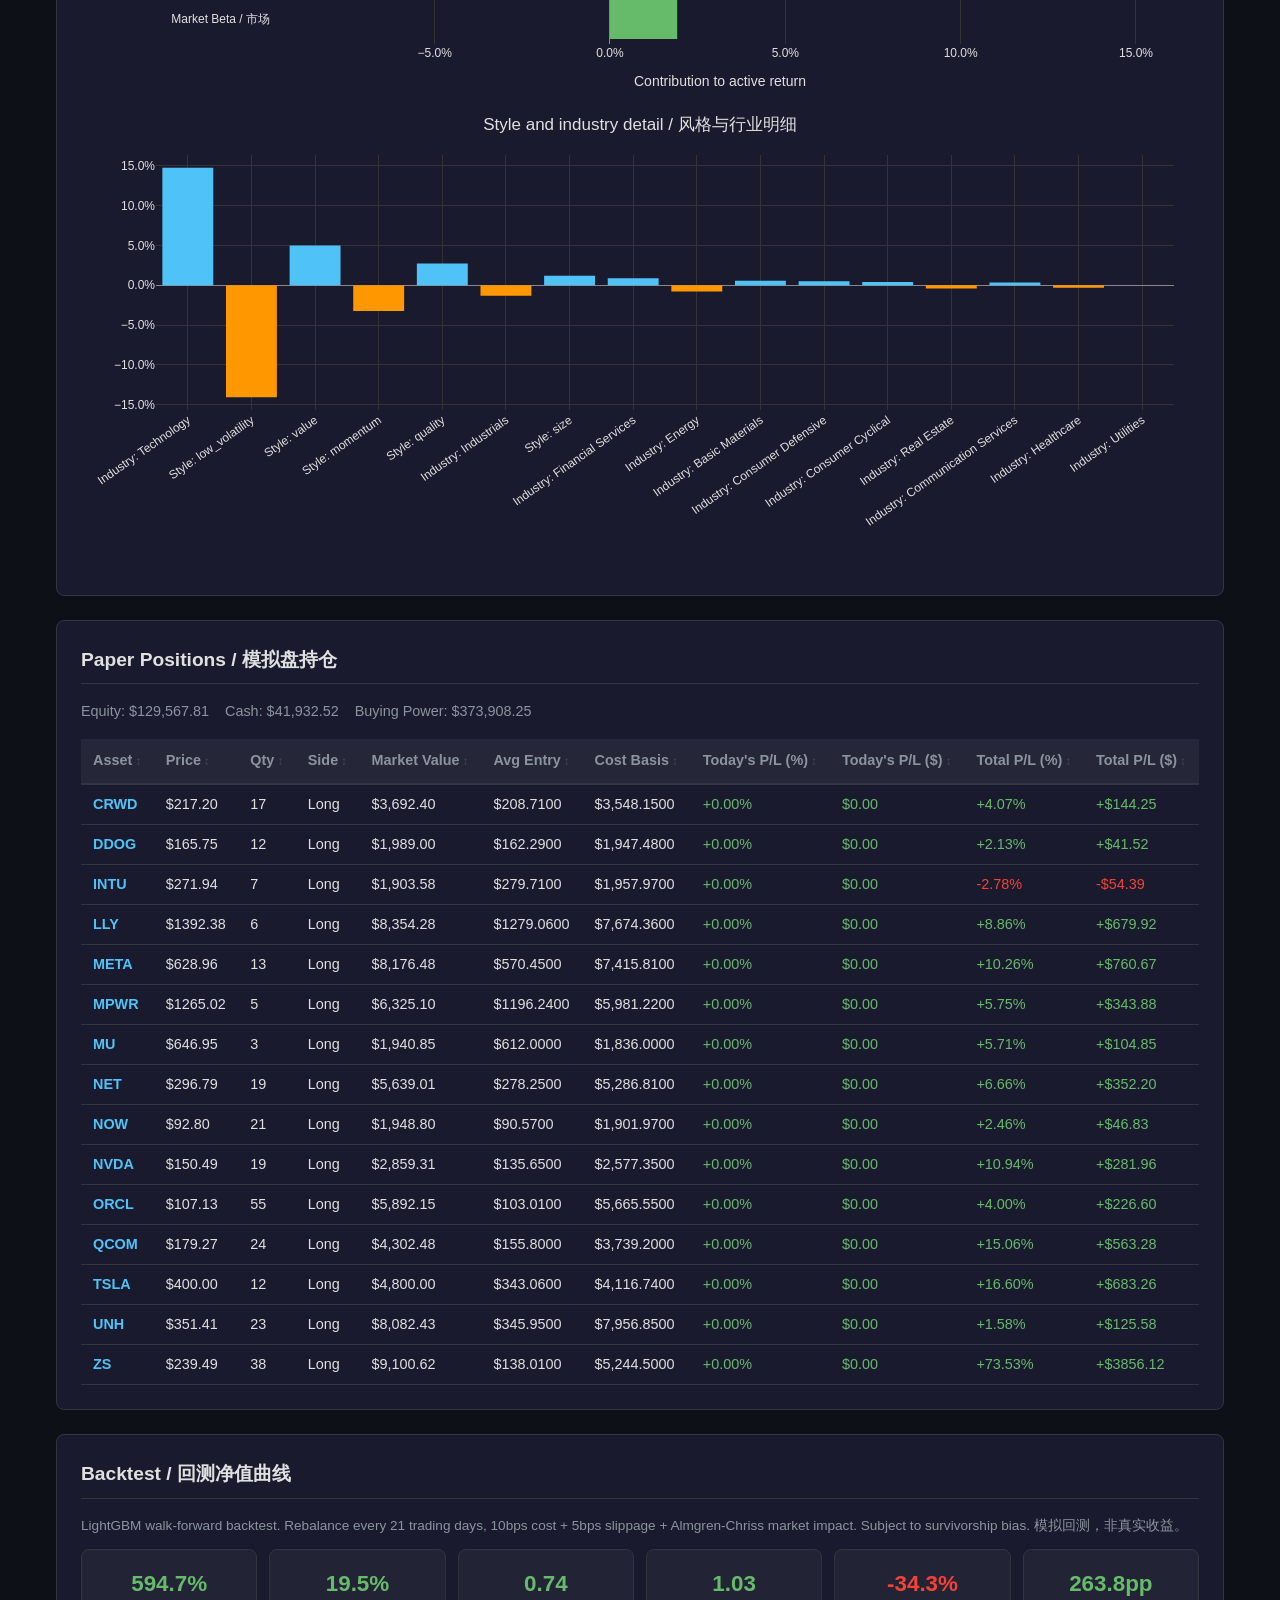
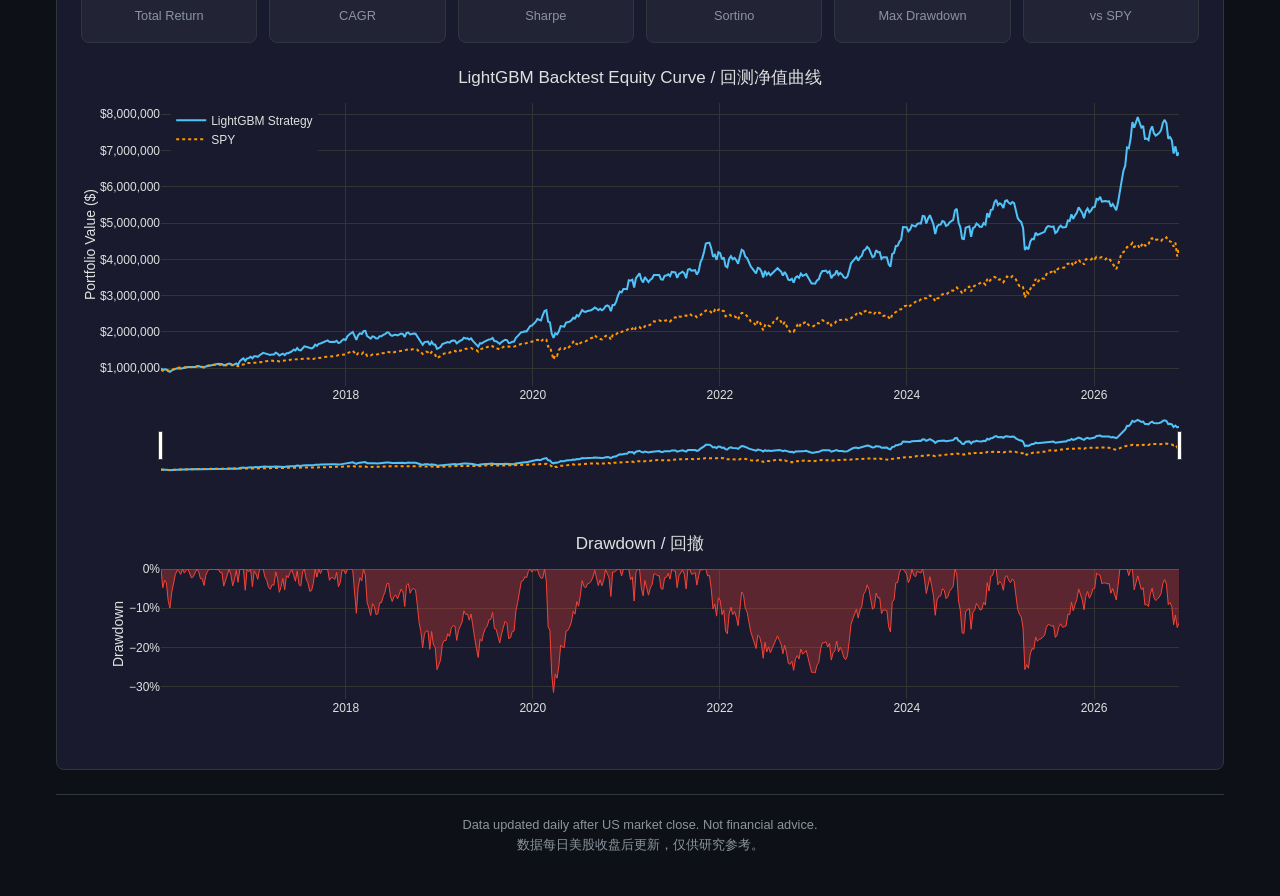
<file: lgbm/index.html>
<!DOCTYPE html>
<html lang="zh-CN">
<head>
  <meta charset="UTF-8">
  <meta name="viewport" content="width=device-width, initial-scale=1.0">
  <title>LightGBM ML Strategy Dashboard</title>
  <script src="https://cdn.plot.ly/plotly-2.27.0.min.js"></script>
  <link rel="stylesheet" href="../style.css">
</head>
<body>
  <nav class="strategy-nav">
    <a href="../">&larr; Multi-Factor <span class="badge badge-role">Candidate</span></a>
    <span class="strategy-nav-current">LightGBM ML Strategy <span class="badge badge-role">Research</span></span>
    <a href="../earnings/">Earnings Book <span class="badge badge-role">Candidate</span> &rarr;</a>
  </nav>

  <header>
    <h1>LightGBM ML Strategy <span class="badge badge-role">Research</span></h1>
    <p class="subtitle">LightGBM 机器学习量化策略仪表盘 · 研究线 · 干跑遥测</p>
    <p id="last-update" class="meta"></p>
  </header>

  <!-- Tab Navigation -->
  <nav class="tabs">
    <button class="tab active" data-tab="tab-performance">Performance / 业绩</button>
    <button class="tab" data-tab="tab-portfolio">Portfolio / 持仓</button>
    <button class="tab" data-tab="tab-trades">Trades / 交易</button>
    <button class="tab" data-tab="tab-model">ML Model / 模型</button>
  </nav>

  <main>
    <!-- TAB 1: Performance (Actual + Backtest) -->
    <div id="tab-performance" class="tab-content active">
      <section id="actual-performance" style="display:none">
        <h2>Paper Performance / 模拟盘业绩 (Alpaca Paper Trading)</h2>
        <div id="actual-metrics" class="cards"></div>
        <div id="actual-chart" class="chart"></div>
      </section>

      <section id="attribution-section" style="display:none">
        <h2>Paper Alpha Attribution / 模拟盘超额收益归因</h2>
        <p class="meta" style="margin-bottom:12px">Account equity is the source of truth. Lagged ETF-factor regressions and reconstructed fills split actual return versus SPY; unexplained P&amp;L remains visible as reconciliation residual.</p>
        <div id="attribution-metrics" class="cards"></div>
        <div id="attribution-chart" class="chart"></div>
        <div id="attribution-detail-chart" class="chart"></div>
      </section>

      <section id="live-positions-section" style="display:none">
        <h2>Paper Positions / 模拟盘持仓</h2>
        <div id="live-account-info" class="info-bar"></div>
        <div class="table-wrap">
          <table id="live-positions-table">
            <thead>
              <tr>
                <th>Asset</th><th>Price</th><th>Qty</th><th>Side</th>
                <th>Market Value</th><th>Avg Entry</th><th>Cost Basis</th>
                <th>Today's P/L (%)</th><th>Today's P/L ($)</th><th>Total P/L (%)</th><th>Total P/L ($)</th>
              </tr>
            </thead>
            <tbody></tbody>
          </table>
        </div>
      </section>

      <section id="performance">
        <h2>Backtest / 回测净值曲线</h2>
        <p class="meta" style="margin-bottom:12px">LightGBM walk-forward backtest. Rebalance every 21 trading days, 10bps cost + 5bps slippage + Almgren-Chriss market impact. Subject to survivorship bias. 模拟回测，非真实收益。</p>
        <div id="metrics-cards" class="cards"></div>
        <div id="equity-chart" class="chart"></div>
        <div id="drawdown-chart" class="chart chart-small"></div>
      </section>
    </div>

    <!-- TAB 2: Portfolio (Holdings + Factors) -->
    <div id="tab-portfolio" class="tab-content">
      <section id="portfolio">
        <h2>Current Holdings / 当前持仓推荐</h2>
        <div class="info-bar">
          <span id="regime-badge" class="badge"></span>
          <span id="invested-pct" class="stat"></span>
          <span id="cash-pct" class="stat"></span>
        </div>
        <div class="table-wrap">
          <table id="portfolio-table">
            <thead>
              <tr>
                <th>Symbol</th>
                <th>Weight</th>
                <th>Target $</th>
                <th>Shares</th>
                <th>Price</th>
                <th>ML Score</th>
              </tr>
            </thead>
            <tbody></tbody>
          </table>
        </div>
      </section>

      <section id="factors">
        <h2>Input Factor Scores / 输入因子分数明细</h2>
        <div id="factor-heatmap" class="chart"></div>
      </section>
    </div>

    <!-- TAB 3: Trades -->
    <div id="tab-trades" class="tab-content">
      <section id="trades">
        <h2>Trade History / 交易记录</h2>
        <p class="meta" style="margin-bottom:12px">Most recent first / 最新交易在上方</p>
        <div id="trade-list"></div>
      </section>
    </div>

    <!-- TAB 4: ML Model -->
    <div id="tab-model" class="tab-content">
      <section id="feature-importance-section">
        <h2>Feature Importance / 特征重要性</h2>
        <p class="meta" style="margin-bottom:12px">LightGBM feature importance ranking (gain-based). Higher = more predictive.</p>
        <div id="feature-importance-chart" class="chart"></div>
      </section>

      <section id="training-info-section">
        <h2>Training Configuration / 训练配置</h2>
        <div id="training-config" class="cards"></div>
        <div id="training-params" class="table-wrap" style="margin-top:16px"></div>
      </section>
    </div>
  </main>

  <footer>
    <p>Data updated daily after US market close. Not financial advice.<br>
    数据每日美股收盘后更新，仅供研究参考。</p>
  </footer>

  <script>
    const FACTOR_LABELS = {
      momentum: '动量 Momentum',
      high_proximity: '52周新高 High Prox.',
      short_term_reversal: '短期反转 Reversal',
      vol_contraction: '波动收缩 Vol Contr.',
      trend_persistence: '趋势持续 Trend Persist.',
    };

    function symLink(symbol) {
      return `<a href="https://finance.yahoo.com/quote/${symbol}" target="_blank" rel="noopener">${symbol}</a>`;
    }

    const REGIME_LABELS = {
      low_vol: { text: 'Low Vol / 低波动', cls: 'badge-green' },
      normal: { text: 'Normal / 正常', cls: 'badge-yellow' },
      high_vol: { text: 'High Vol / 高波动', cls: 'badge-red' },
    };

    // Tab switching
    document.querySelectorAll('.tab').forEach(btn => {
      btn.addEventListener('click', () => {
        document.querySelectorAll('.tab').forEach(b => b.classList.remove('active'));
        document.querySelectorAll('.tab-content').forEach(c => c.classList.remove('active'));
        btn.classList.add('active');
        document.getElementById(btn.dataset.tab).classList.add('active');
        // Trigger Plotly resize for charts that were hidden
        window.dispatchEvent(new Event('resize'));
      });
    });

    Promise.all([
      fetch('data/portfolio.json').then(r => r.json()),
      fetch('data/backtest.json').then(r => r.json()),
      fetch('data/factors.json').then(r => r.json()),
      fetch('data/trades.json').then(r => r.json()),
      fetch('data/feature_importance.json').then(r => r.json()),
      fetch('data/training_history.json').then(r => r.json()),
      fetch('data/attribution.json').then(r => r.ok ? r.json() : null).catch(() => null),
    ]).then(([portfolio, backtest, factors, trades, featureImp, trainingHist, attribution]) => {
      renderPortfolio(portfolio);
      renderFactors(factors);
      renderActualPerformance(trades);
      renderAttribution(attribution);
      renderLivePositions(trades);
      renderPerformance(backtest);
      renderTrades(trades);
      renderFeatureImportance(featureImp);
      renderTrainingHistory(trainingHist);
    }).catch(err => {
      document.querySelector('main').innerHTML =
        `<p class="error">Failed to load data. Run <code>python generate_site_lgbm.py</code> first.<br>${err}</p>`;
    });

    function renderActualPerformance(data) {
      if (!data.portfolio_history || !data.portfolio_history.length) return;

      const section = document.getElementById('actual-performance');
      section.style.display = 'block';

      const hist = data.portfolio_history.filter(d => d.equity != null);
      if (hist.length < 2) {
        section.querySelector('.card') ?
          section.querySelector('.card').innerHTML += '<p style="color:#888;padding:1em;">Collecting data — performance chart will appear after 2+ trading days of history.</p>' :
          null;
        return;
      }

      // Legacy fallback: site_common already aligns post-close equity onto the
      // matching session; avoid overwriting an older close when equity_aligned is set.
      if (!data.equity_aligned && data.account && data.account.equity != null) {
        hist[hist.length - 1].equity = data.account.equity;
      }

      const startEquity = hist[0].equity;
      const endEquity = hist[hist.length - 1].equity;
      const totalReturn = (endEquity / startEquity - 1) * 100;
      const totalPL = endEquity - startEquity;
      const days = hist.length;

      const dailyReturns = [];
      for (let i = 1; i < hist.length; i++) {
        if (hist[i].equity != null && hist[i-1].equity != null && hist[i-1].equity !== 0) {
          dailyReturns.push(hist[i].equity / hist[i-1].equity - 1);
        }
      }
      const avgRet = dailyReturns.reduce((a,b) => a+b, 0) / dailyReturns.length;
      const stdRet = Math.sqrt(dailyReturns.reduce((a,b) => a + (b-avgRet)**2, 0) / dailyReturns.length);
      const annualRf = data.annual_risk_free_rate ?? 0;
      const dailyRf = Math.pow(1 + annualRf, 1 / 252) - 1;
      const sharpe = stdRet > 0 ? ((avgRet - dailyRf) / stdRet * Math.sqrt(252)).toFixed(2) : 'N/A';

      let peak = 0, maxDD = 0;
      hist.forEach(d => {
        if (d.equity > peak) peak = d.equity;
        const dd = (d.equity - peak) / peak;
        if (dd < maxDD) maxDD = dd;
      });

      const cards = document.getElementById('actual-metrics');
      [
        { label: 'Total P&L', value: `${totalPL >= 0 ? '+' : ''}$${totalPL.toFixed(0)}` },
        { label: 'Return', value: `${totalReturn >= 0 ? '+' : ''}${totalReturn.toFixed(1)}%` },
        { label: 'Sharpe', value: sharpe },
        { label: 'Max Drawdown', value: `${(maxDD * 100).toFixed(1)}%` },
        { label: 'Trading Days', value: days },
        { label: 'Current Equity', value: `$${endEquity.toLocaleString()}` },
      ].forEach(it => {
        const isNeg = String(it.value).startsWith('-');
        cards.innerHTML += `<div class="card">
          <div class="card-value ${isNeg ? 'negative' : 'positive'}">${it.value}</div>
          <div class="card-label">${it.label}</div>
        </div>`;
      });

      const traces = [{
        x: hist.map(d => d.date), y: hist.map(d => d.equity),
        name: 'Strategy', line: { color: '#66bb6a', width: 2 },
      }];
      if (data.spy_history && data.spy_history.length) {
        const scale = startEquity / data.spy_history[0].equity;
        traces.push({
          x: data.spy_history.map(d => d.date), y: data.spy_history.map(d => d.equity * scale),
          name: 'SPY', line: { color: '#ff9800', width: 2, dash: 'dot' },
        });
      }
      Plotly.newPlot('actual-chart', traces, {
        paper_bgcolor: '#1a1a2e', plot_bgcolor: '#1a1a2e',
        font: { color: '#e0e0e0' },
        xaxis: { gridcolor: '#333' },
        yaxis: { title: 'Equity ($)', gridcolor: '#333', tickformat: '$,.0f' },
        margin: { l: 80, r: 20, t: 10, b: 40 },
        legend: { x: 0.02, y: 0.98, bgcolor: 'rgba(0,0,0,0.5)' },
      }, { responsive: true });
    }

    function renderAttribution(data) {
      if (!data || data.status !== 'ok' || !data.summary) return;
      const section = document.getElementById('attribution-section');
      section.style.display = 'block';
      const summary = data.summary;
      const diagnostics = data.diagnostics || {};
      const pct = value => `${value >= 0 ? '+' : ''}${(value * 100).toFixed(2)}pp`;
      const cardItems = [
        { label: 'Actual Alpha vs SPY', value: pct(summary.actual_alpha ?? 0) },
        { label: 'Six Explained Effects', value: pct(summary.explained_alpha ?? 0) },
        { label: 'Reconciliation Residual', value: pct(summary.reconciliation_residual ?? 0) },
        { label: 'Position Price Coverage', value: `${((diagnostics.price_coverage ?? 0) * 100).toFixed(1)}%` },
      ];
      document.getElementById('attribution-metrics').innerHTML = cardItems.map(it => `
        <div class="card">
          <div class="card-value ${String(it.value).startsWith('-') ? 'negative' : 'positive'}">${it.value}</div>
          <div class="card-label">${it.label}</div>
        </div>`).join('');

      const componentLabels = {
        market_beta: 'Market Beta / 市场',
        style: 'Style Factors / 风格',
        industry: 'Industry / 行业',
        stock_selection: 'Stock Selection / 选股',
        cash_drag: 'Cash Drag / 现金拖累',
        trading_costs: 'Trading Costs / 交易成本',
        reconciliation_residual: 'Residual / 对账残差',
      };
      const componentKeys = Object.keys(componentLabels);
      const componentValues = componentKeys.map(key => data.components?.[key] ?? 0);
      Plotly.newPlot('attribution-chart', [{
        type: 'bar', orientation: 'h',
        y: componentKeys.map(key => componentLabels[key]),
        x: componentValues,
        marker: { color: componentValues.map(value => value >= 0 ? '#66bb6a' : '#ef5350') },
        hovertemplate: '%{y}<br>%{x:.2%}<extra></extra>',
      }], {
        title: `Linked contribution, ${summary.period_start} to ${summary.period_end} / Carino 链接贡献`,
        paper_bgcolor: '#1a1a2e', plot_bgcolor: '#1a1a2e',
        font: { color: '#e0e0e0' },
        xaxis: { title: 'Contribution to active return', tickformat: '.1%', gridcolor: '#333', zerolinecolor: '#888' },
        margin: { l: 190, r: 30, t: 55, b: 45 },
        showlegend: false,
      }, { responsive: true });

      const details = [
        ...Object.entries(data.style_breakdown || {}).map(([name, value]) => [`Style: ${name}`, value]),
        ...Object.entries(data.industry_breakdown || {}).map(([name, value]) => [`Industry: ${name}`, value]),
      ].sort((a, b) => Math.abs(b[1]) - Math.abs(a[1]));
      const detailContainer = document.getElementById('attribution-detail-chart');
      if (!details.length) {
        detailContainer.innerHTML = '<p class="meta">Style and industry proxy history is not yet available.</p>';
        return;
      }
      Plotly.newPlot('attribution-detail-chart', [{
        type: 'bar',
        x: details.map(item => item[0]),
        y: details.map(item => item[1]),
        marker: { color: details.map(item => item[1] >= 0 ? '#4fc3f7' : '#ff9800') },
        hovertemplate: '%{x}<br>%{y:.2%}<extra></extra>',
      }], {
        title: 'Style and industry detail / 风格与行业明细',
        paper_bgcolor: '#1a1a2e', plot_bgcolor: '#1a1a2e',
        font: { color: '#e0e0e0' },
        xaxis: { tickangle: -35, gridcolor: '#333' },
        yaxis: { tickformat: '.1%', gridcolor: '#333', zerolinecolor: '#888' },
        margin: { l: 75, r: 25, t: 50, b: 145 },
        showlegend: false,
      }, { responsive: true });
    }

    function renderLivePositions(data) {
      if (!data.positions || !data.positions.length) return;

      const section = document.getElementById('live-positions-section');
      section.style.display = 'block';

      const acct = data.account || {};
      document.getElementById('live-account-info').innerHTML = `
        <span class="stat">Equity: $${(acct.equity ?? 0).toLocaleString()}</span>
        <span class="stat">Cash: $${(acct.cash ?? 0).toLocaleString()}</span>
        <span class="stat">Buying Power: $${(acct.buying_power ?? 0).toLocaleString()}</span>
      `;

      const tbody = document.querySelector('#live-positions-table tbody');
      data.positions.forEach(p => {
        const todayPct = p.today_pl_pct ?? 0;
        const todayPl = p.today_pl ?? 0;
        const totalPct = p.total_pl_pct ?? 0;
        const totalPl = p.total_pl ?? 0;
        const todayClass = todayPl >= 0 ? 'positive' : 'negative';
        const totalClass = totalPl >= 0 ? 'positive' : 'negative';
        tbody.innerHTML += `<tr>
          <td class="symbol">${symLink(p.symbol)}</td>
          <td>$${(p.current_price ?? 0).toFixed(2)}</td>
          <td>${p.qty ?? 0}</td>
          <td>${(p.side || 'long').charAt(0).toUpperCase() + (p.side || 'long').slice(1)}</td>
          <td>$${(p.market_value ?? 0).toLocaleString(undefined, {minimumFractionDigits:2, maximumFractionDigits:2})}</td>
          <td>$${(p.avg_entry_price ?? 0).toFixed(4)}</td>
          <td>$${(p.cost_basis ?? 0).toLocaleString(undefined, {minimumFractionDigits:4, maximumFractionDigits:4})}</td>
          <td class="${todayClass}">${todayPct >= 0 ? '+' : ''}${todayPct.toFixed(2)}%</td>
          <td class="${todayClass}">${todayPl >= 0 ? '' : '-'}$${Math.abs(todayPl).toFixed(2)}</td>
          <td class="${totalClass}">${totalPct >= 0 ? '+' : ''}${totalPct.toFixed(2)}%</td>
          <td class="${totalClass}">${totalPl >= 0 ? '+' : '-'}$${Math.abs(totalPl).toFixed(2)}</td>
        </tr>`;
      });
    }

    function renderPortfolio(data) {
      document.getElementById('last-update').textContent = `Last update: ${data.updated_at}`;

      const r = REGIME_LABELS[data.regime] || REGIME_LABELS.normal;
      const badge = document.getElementById('regime-badge');
      badge.textContent = r.text;
      badge.className = `badge ${r.cls}`;

      document.getElementById('invested-pct').textContent = `Invested: ${data.total_invested_pct}%`;
      document.getElementById('cash-pct').textContent = `Cash: ${data.cash_pct}%`;

      const tbody = document.querySelector('#portfolio-table tbody');
      data.positions.forEach(p => {
        const hasScore = p.score != null;
        const scoreColor = hasScore && p.score > 0 ? 'positive' : 'negative';
        const scoreText = hasScore ? `${p.score > 0 ? '+' : ''}${p.score.toFixed(4)}` : '—';
        tbody.innerHTML += `<tr>
          <td class="symbol">${symLink(p.symbol)}</td>
          <td>${p.weight_pct.toFixed(1)}%</td>
          <td>$${p.dollars.toLocaleString()}</td>
          <td>${p.shares}</td>
          <td>$${p.price.toFixed(2)}</td>
          <td class="${scoreColor}">${scoreText}</td>
        </tr>`;
      });
    }

    function renderPerformance(data) {
      const m = data.metrics;
      const cards = document.getElementById('metrics-cards');
      const metric = (name, scale=1, suffix='', digits=2) =>
        m[name] == null ? 'N/A' : (m[name] * scale).toFixed(digits) + suffix;
      [
        { label: 'Total Return', value: metric('Total Return', 100, '%', 1) },
        { label: 'CAGR', value: metric('CAGR', 100, '%', 1) },
        { label: 'Sharpe', value: metric('Sharpe Ratio') },
        { label: 'Sortino', value: metric('Sortino Ratio') },
        { label: 'Max Drawdown', value: metric('Max Drawdown', 100, '%', 1) },
        { label: 'vs SPY', value: (m['Total Return'] == null || m['Benchmark Return'] == null) ? 'N/A' : ((m['Total Return'] - m['Benchmark Return']) * 100).toFixed(1) + 'pp' },
      ].forEach(it => {
        const isNeg = it.value.startsWith('-');
        cards.innerHTML += `<div class="card">
          <div class="card-value ${isNeg ? 'negative' : 'positive'}">${it.value}</div>
          <div class="card-label">${it.label}</div>
        </div>`;
      });

      Plotly.newPlot('equity-chart', [
        { x: data.dates, y: data.equity, name: 'LightGBM Strategy', line: { color: '#4fc3f7', width: 2 } },
        { x: data.dates, y: data.benchmark, name: 'SPY', line: { color: '#ff9800', width: 2, dash: 'dot' } },
      ], {
        title: 'LightGBM Backtest Equity Curve / 回测净值曲线',
        paper_bgcolor: '#1a1a2e', plot_bgcolor: '#1a1a2e',
        font: { color: '#e0e0e0' },
        xaxis: { rangeslider: { visible: true }, gridcolor: '#333' },
        yaxis: { title: 'Portfolio Value ($)', gridcolor: '#333', tickformat: '$,.0f' },
        legend: { x: 0.01, y: 0.99 },
        margin: { l: 80, r: 20, t: 40, b: 40 },
      }, { responsive: true });

      Plotly.newPlot('drawdown-chart', [
        { x: data.dates, y: data.drawdown, fill: 'tozeroy', fillcolor: 'rgba(244,67,54,0.3)',
          line: { color: '#f44336', width: 1 }, name: 'Drawdown' },
      ], {
        title: 'Drawdown / 回撤',
        paper_bgcolor: '#1a1a2e', plot_bgcolor: '#1a1a2e',
        font: { color: '#e0e0e0' },
        xaxis: { gridcolor: '#333' },
        yaxis: { title: 'Drawdown', gridcolor: '#333', tickformat: '.0%' },
        margin: { l: 80, r: 20, t: 40, b: 30 },
        showlegend: false,
      }, { responsive: true });
    }

    function renderFactors(data) {
      if (!data.factors.length) {
        document.getElementById('factor-heatmap').innerHTML = '<p>No factor data available.</p>';
        return;
      }

      const stocks = Object.keys(data.stocks);
      const factors = data.factors;
      const z = stocks.map(s => factors.map(f => data.stocks[s]?.[f] ?? 0));

      Plotly.newPlot('factor-heatmap', [{
        type: 'heatmap', z: z,
        x: factors.map(f => FACTOR_LABELS[f] || f), y: stocks,
        colorscale: [[0,'#c62828'],[0.25,'#ef5350'],[0.5,'#333'],[0.75,'#66bb6a'],[1,'#2e7d32']],
        zmid: 0,
        colorbar: { title: 'Z-Score', tickfont: { color: '#e0e0e0' } },
        hovertemplate: '%{y} | %{x}<br>Score: %{z:.3f}<extra></extra>',
      }], {
        paper_bgcolor: '#1a1a2e', plot_bgcolor: '#1a1a2e',
        font: { color: '#e0e0e0' },
        margin: { l: 60, r: 20, t: 10, b: 100 },
        xaxis: { tickangle: -30 },
      }, { responsive: true });
    }

    function renderTrades(data) {
      const container = document.getElementById('trade-list');

      if (!data.rebalances || !data.rebalances.length) {
        container.innerHTML = '<p class="empty">No trade history yet.</p>';
        return;
      }

      // Ensure newest first
      const sorted = [...data.rebalances].sort((a, b) => b.date.localeCompare(a.date));

      sorted.forEach((reb, i) => {
        const section = document.createElement('details');
        section.className = 'trade-group';
        if (i === 0) section.setAttribute('open', '');

        const buys = reb.trades.filter(t => t.side === 'buy');
        const sells = reb.trades.filter(t => t.side === 'sell');
        const summary = `${reb.date} — ${sells.length} sells, ${buys.length} buys`;

        section.innerHTML = `<summary>${summary}</summary>
          <table class="trade-table">
            <thead><tr><th>Side</th><th>Symbol</th><th>Qty</th><th>Price</th><th>Slippage</th></tr></thead>
            <tbody>
              ${reb.trades.map(t => `<tr class="${t.side}">
                <td>${t.side.toUpperCase()}</td>
                <td class="symbol">${symLink(t.symbol)}</td>
                <td>${t.quantity}</td>
                <td>$${(t.price || 0).toFixed(2)}</td>
                <td>${(t.slippage_bps || 0).toFixed(1)} bps</td>
              </tr>`).join('')}
            </tbody>
          </table>`;
        container.appendChild(section);
      });
    }

    function renderFeatureImportance(data) {
      const container = document.getElementById('feature-importance-chart');

      if (!data.features || !data.features.length) {
        container.innerHTML = '<p class="empty">No feature importance data available. Run generate_site_lgbm.py to train the model.</p>';
        return;
      }

      // Show top 20 features, reversed for horizontal bar chart (top at top)
      const top = data.features.slice(0, 20).reverse();

      Plotly.newPlot(container, [{
        type: 'bar',
        orientation: 'h',
        y: top.map(f => f.feature),
        x: top.map(f => f.importance_pct),
        text: top.map(f => f.importance_pct.toFixed(1) + '%'),
        textposition: 'outside',
        marker: {
          color: top.map(f => f.importance_pct),
          colorscale: [[0, '#1a237e'], [0.5, '#4fc3f7'], [1, '#66bb6a']],
        },
        hovertemplate: '%{y}<br>Importance: %{x:.1f}%<extra></extra>',
      }], {
        title: 'Top 20 Features by Importance / 前20个重要特征',
        paper_bgcolor: '#1a1a2e', plot_bgcolor: '#1a1a2e',
        font: { color: '#e0e0e0' },
        xaxis: { title: 'Importance (%)', gridcolor: '#333' },
        yaxis: { automargin: true },
        margin: { l: 200, r: 40, t: 40, b: 40 },
      }, { responsive: true });
    }

    function renderTrainingHistory(data) {
      const configCards = document.getElementById('training-config');

      [
        { label: 'Backend', value: data.backend || 'N/A' },
        { label: 'Train Window', value: `${data.train_window || 0}d` },
        { label: 'Val Window', value: `${data.val_window || 0}d` },
        { label: 'Pred Horizon', value: `${data.pred_horizon || 0}d` },
        { label: 'Retrain Every', value: `${data.retrain_every || 0} rebal.` },
        { label: 'Turnover Penalty', value: data.turnover_penalty || 0 },
      ].forEach(it => {
        configCards.innerHTML += `<div class="card">
          <div class="card-value">${it.value}</div>
          <div class="card-label">${it.label}</div>
        </div>`;
      });

      // Hyperparameters table
      const params = data.hyperparameters || {};
      const paramKeys = Object.keys(params);
      if (paramKeys.length > 0) {
        const paramsDiv = document.getElementById('training-params');
        let html = '<h3 style="margin-bottom:8px;color:var(--text-muted)">Hyperparameters</h3>';
        html += '<table><thead><tr><th>Parameter</th><th>Value</th></tr></thead><tbody>';
        paramKeys.forEach(k => {
          html += `<tr><td>${k}</td><td>${params[k]}</td></tr>`;
        });
        html += '</tbody></table>';
        paramsDiv.innerHTML = html;
      }

      // Features count
      if (data.n_features) {
        configCards.innerHTML += `<div class="card">
          <div class="card-value">${data.n_features}</div>
          <div class="card-label">Features</div>
        </div>`;
      }
    }

    // ---- Sortable tables ----
    function makeSortable(table) {
      const headers = table.querySelectorAll('th');
      headers.forEach((th, colIdx) => {
        th.style.cursor = 'pointer';
        th.title = 'Click to sort';
        th.addEventListener('click', () => {
          const tbody = table.querySelector('tbody');
          const rows = Array.from(tbody.querySelectorAll('tr'));
          const asc = th.dataset.sortDir !== 'asc';
          // Reset all headers
          headers.forEach(h => { h.dataset.sortDir = ''; h.classList.remove('sort-asc','sort-desc'); });
          th.dataset.sortDir = asc ? 'asc' : 'desc';
          th.classList.add(asc ? 'sort-asc' : 'sort-desc');

          rows.sort((a, b) => {
            let av = a.cells[colIdx]?.textContent.trim() || '';
            let bv = b.cells[colIdx]?.textContent.trim() || '';
            // Parse numeric: strip $, %, +, commas, bps
            const toNum = s => parseFloat(s.replace(/[$,%+bps\s,]/g, '')) || 0;
            const an = toNum(av), bn = toNum(bv);
            if (!isNaN(an) && !isNaN(bn) && av.match(/[\d.$%+-]/)) {
              return asc ? an - bn : bn - an;
            }
            return asc ? av.localeCompare(bv) : bv.localeCompare(av);
          });
          rows.forEach(r => tbody.appendChild(r));
        });
      });
    }

    // Apply to all tables after render
    setTimeout(() => {
      document.querySelectorAll('table').forEach(makeSortable);
    }, 2000);
  </script>
</body>
</html>
</file>
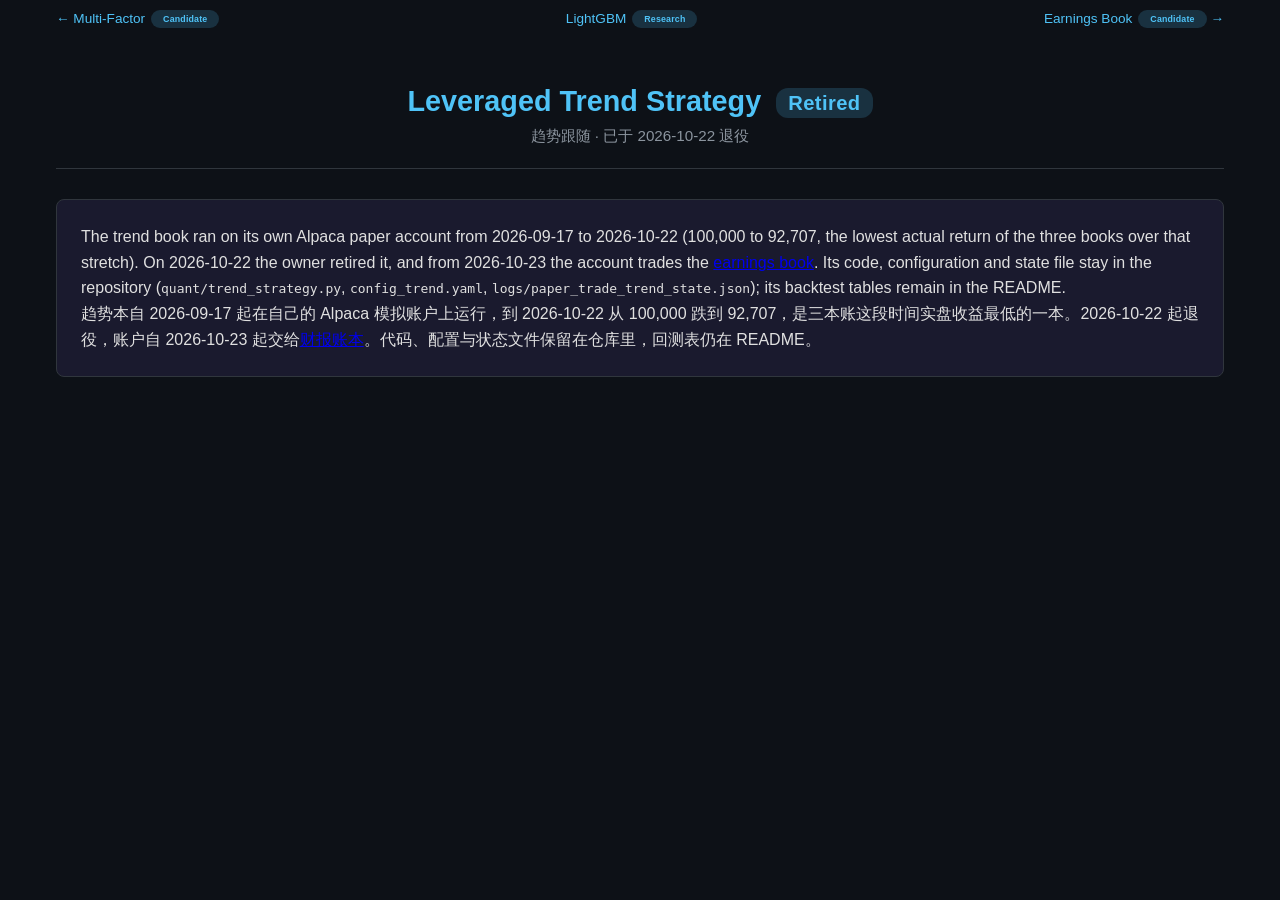
<file: trend/index.html>
<!DOCTYPE html>
<html lang="zh-CN">
<head>
  <meta charset="UTF-8">
  <meta name="viewport" content="width=device-width, initial-scale=1.0">
  <title>Trend Strategy (retired)</title>
  <link rel="stylesheet" href="../style.css">
</head>
<body>
  <nav class="strategy-nav">
    <a href="../">&larr; Multi-Factor <span class="badge badge-role">Candidate</span></a>
    <a href="../lgbm/">LightGBM <span class="badge badge-role">Research</span></a>
    <a href="../earnings/">Earnings Book <span class="badge badge-role">Candidate</span> &rarr;</a>
  </nav>
  <header>
    <h1>Leveraged Trend Strategy <span class="badge badge-role">Retired</span></h1>
    <p class="subtitle">趋势跟随 · 已于 2026-10-22 退役</p>
  </header>
  <main>
    <section>
      <p>The trend book ran on its own Alpaca paper account from 2026-09-17 to 2026-10-22 (100,000 to 92,707, the lowest actual return of the three books over that stretch). On 2026-10-22 the owner retired it, and from 2026-10-23 the account trades the <a href="../earnings/">earnings book</a>. Its code, configuration and state file stay in the repository (<code>quant/trend_strategy.py</code>, <code>config_trend.yaml</code>, <code>logs/paper_trade_trend_state.json</code>); its backtest tables remain in the README.</p>
      <p>趋势本自 2026-09-17 起在自己的 Alpaca 模拟账户上运行，到 2026-10-22 从 100,000 跌到 92,707，是三本账这段时间实盘收益最低的一本。2026-10-22 起退役，账户自 2026-10-23 起交给<a href="../earnings/">财报账本</a>。代码、配置与状态文件保留在仓库里，回测表仍在 README。</p>
    </section>
  </main>
</body>
</html>
</file>
<file: style.css>
/* Quant Dashboard — Dark Theme */
:root {
  --bg: #0d1117;
  --surface: #1a1a2e;
  --border: #30363d;
  --text: #e0e0e0;
  --text-muted: #8b949e;
  --accent: #4fc3f7;
  --green: #66bb6a;
  --red: #f44336;
  --yellow: #ffa726;
}

* { margin: 0; padding: 0; box-sizing: border-box; }

/* Tab Navigation */
.tabs {
  display: flex;
  gap: 4px;
  margin-bottom: 24px;
  border-bottom: 2px solid var(--border);
  padding-bottom: 0;
}
.tab {
  background: none;
  border: none;
  color: var(--text-muted);
  font-size: 1em;
  padding: 12px 24px;
  cursor: pointer;
  border-bottom: 2px solid transparent;
  margin-bottom: -2px;
  transition: all 0.2s;
}
.tab:hover { color: var(--text); }
.tab.active {
  color: var(--accent);
  border-bottom-color: var(--accent);
  font-weight: 600;
}
.tab-content { display: none; }
.tab-content.active { display: block; }

body {
  background: var(--bg);
  color: var(--text);
  font-family: -apple-system, 'Segoe UI', Roboto, 'Helvetica Neue', Arial, sans-serif;
  line-height: 1.6;
  padding: 0 16px;
  max-width: 1200px;
  margin: 0 auto;
}

header {
  text-align: center;
  padding: 40px 0 20px;
  border-bottom: 1px solid var(--border);
  margin-bottom: 30px;
}
header h1 { font-size: 1.8em; color: var(--accent); }
.subtitle { color: var(--text-muted); font-size: 0.95em; }
.meta { color: var(--text-muted); font-size: 0.85em; margin-top: 8px; }

section {
  background: var(--surface);
  border: 1px solid var(--border);
  border-radius: 8px;
  padding: 24px;
  margin-bottom: 24px;
}
section h2 {
  font-size: 1.2em;
  margin-bottom: 16px;
  padding-bottom: 8px;
  border-bottom: 1px solid var(--border);
}

/* Info bar */
.info-bar {
  display: flex;
  gap: 16px;
  align-items: center;
  margin-bottom: 16px;
  flex-wrap: wrap;
}
.badge {
  padding: 4px 12px;
  border-radius: 12px;
  font-size: 0.85em;
  font-weight: 600;
}
.badge-green { background: rgba(102,187,106,0.2); color: var(--green); }
.badge-yellow { background: rgba(255,167,38,0.2); color: var(--yellow); }
.badge-red { background: rgba(244,67,54,0.2); color: var(--red); }
.stat { color: var(--text-muted); font-size: 0.9em; }

/* Tables */
.table-wrap { overflow-x: auto; }
table {
  width: 100%;
  border-collapse: collapse;
  font-size: 0.9em;
}
th {
  text-align: left;
  padding: 10px 12px;
  background: rgba(255,255,255,0.05);
  color: var(--text-muted);
  font-weight: 600;
  border-bottom: 2px solid var(--border);
  cursor: pointer;
  user-select: none;
  white-space: nowrap;
}
th::after { content: ' \2195'; opacity: 0.3; font-size: 0.8em; }
th.sort-asc::after { content: ' \2191'; opacity: 1; }
th.sort-desc::after { content: ' \2193'; opacity: 1; }
td {
  padding: 8px 12px;
  border-bottom: 1px solid var(--border);
}
tr:hover { background: rgba(255,255,255,0.03); }
.symbol { font-weight: 700; }
.symbol a { color: var(--accent); text-decoration: none; }
.symbol a:hover { text-decoration: underline; }
.positive { color: var(--green); }
.negative { color: var(--red); }

/* Metric cards */
.cards {
  display: grid;
  grid-template-columns: repeat(auto-fit, minmax(140px, 1fr));
  gap: 12px;
  margin-bottom: 20px;
}
.card {
  background: rgba(255,255,255,0.04);
  border: 1px solid var(--border);
  border-radius: 8px;
  padding: 16px;
  text-align: center;
}
.card-value {
  font-size: 1.4em;
  font-weight: 700;
}
.card-label {
  font-size: 0.8em;
  color: var(--text-muted);
  margin-top: 4px;
}

/* Charts */
.chart { margin-bottom: 16px; }
.chart-small { height: 200px; }

/* Trade history */
.trade-group {
  margin-bottom: 8px;
  border: 1px solid var(--border);
  border-radius: 6px;
}
.trade-group summary {
  padding: 12px 16px;
  cursor: pointer;
  font-weight: 600;
  background: rgba(255,255,255,0.03);
  border-radius: 6px;
}
.trade-group summary:hover { background: rgba(255,255,255,0.06); }
.trade-group[open] summary { border-bottom: 1px solid var(--border); border-radius: 6px 6px 0 0; }
.trade-table { font-size: 0.85em; }
.trade-table .buy td:first-child { color: var(--green); }
.trade-table .sell td:first-child { color: var(--red); }

/* Error & empty */
.error { color: var(--red); padding: 40px; text-align: center; }
.error code { background: rgba(255,255,255,0.1); padding: 2px 8px; border-radius: 4px; }
.empty { color: var(--text-muted); text-align: center; padding: 20px; }

/* Footer */
footer {
  text-align: center;
  color: var(--text-muted);
  font-size: 0.8em;
  padding: 20px 0 40px;
  border-top: 1px solid var(--border);
  margin-top: 20px;
}

/* Strategy cross-navigation */
.strategy-nav {
  display: flex;
  justify-content: space-between;
  align-items: center;
  padding: 8px 0;
  margin-bottom: 0;
  font-size: 0.85em;
  color: var(--text-muted);
}
.strategy-nav a {
  color: var(--accent);
  text-decoration: none;
}
.strategy-nav a:hover {
  text-decoration: underline;
}
.strategy-nav-current {
  font-weight: 600;
  color: var(--text);
}

/* Mobile */
@media (max-width: 600px) {
  header h1 { font-size: 1.3em; }
  section { padding: 16px; }
  .cards { grid-template-columns: repeat(3, 1fr); }
  .card-value { font-size: 1.1em; }
}

.badge-role {
  background: rgba(79, 195, 247, 0.18);
  color: #4fc3f7;
  font-size: 0.7em;
  vertical-align: middle;
  margin-left: 0.35em;
  font-weight: 600;
  letter-spacing: 0.02em;
}
.strategy-nav .badge-role {
  font-size: 0.65em;
  margin-left: 0.25em;
}
</file>
